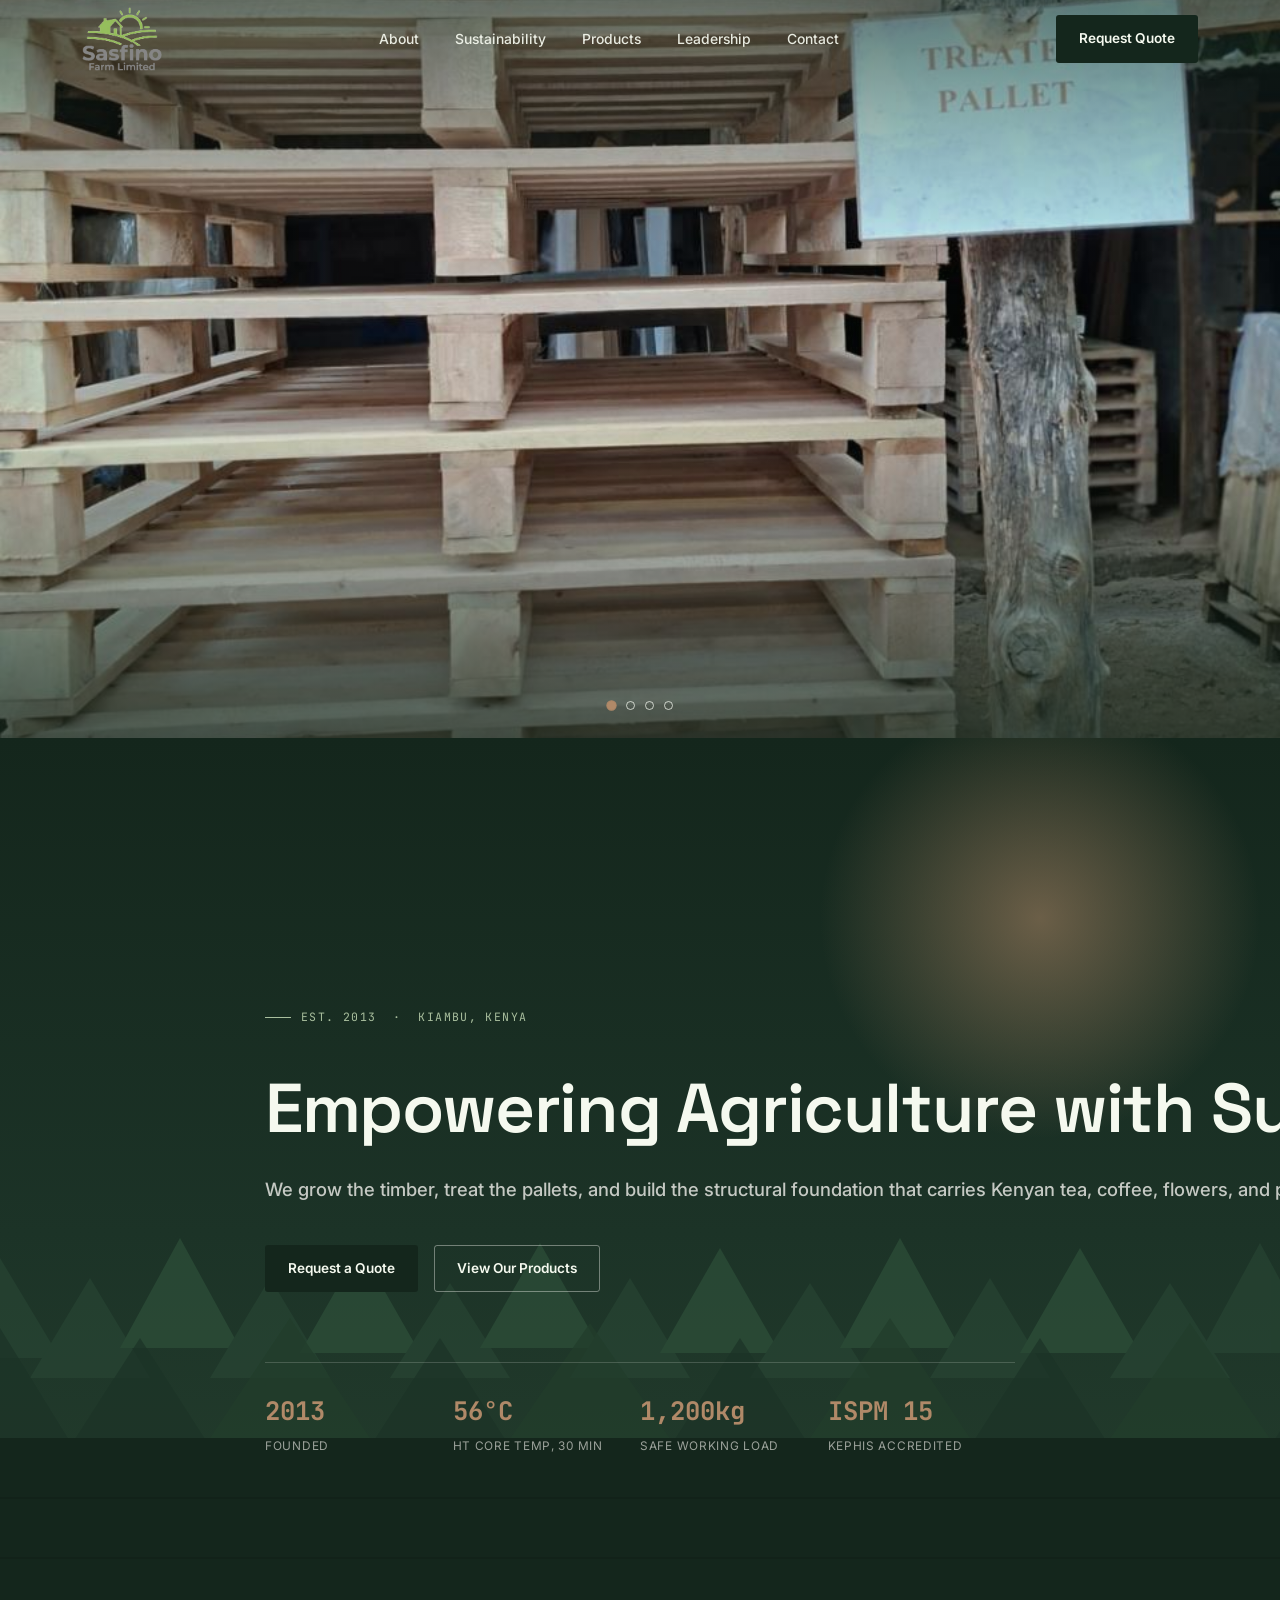
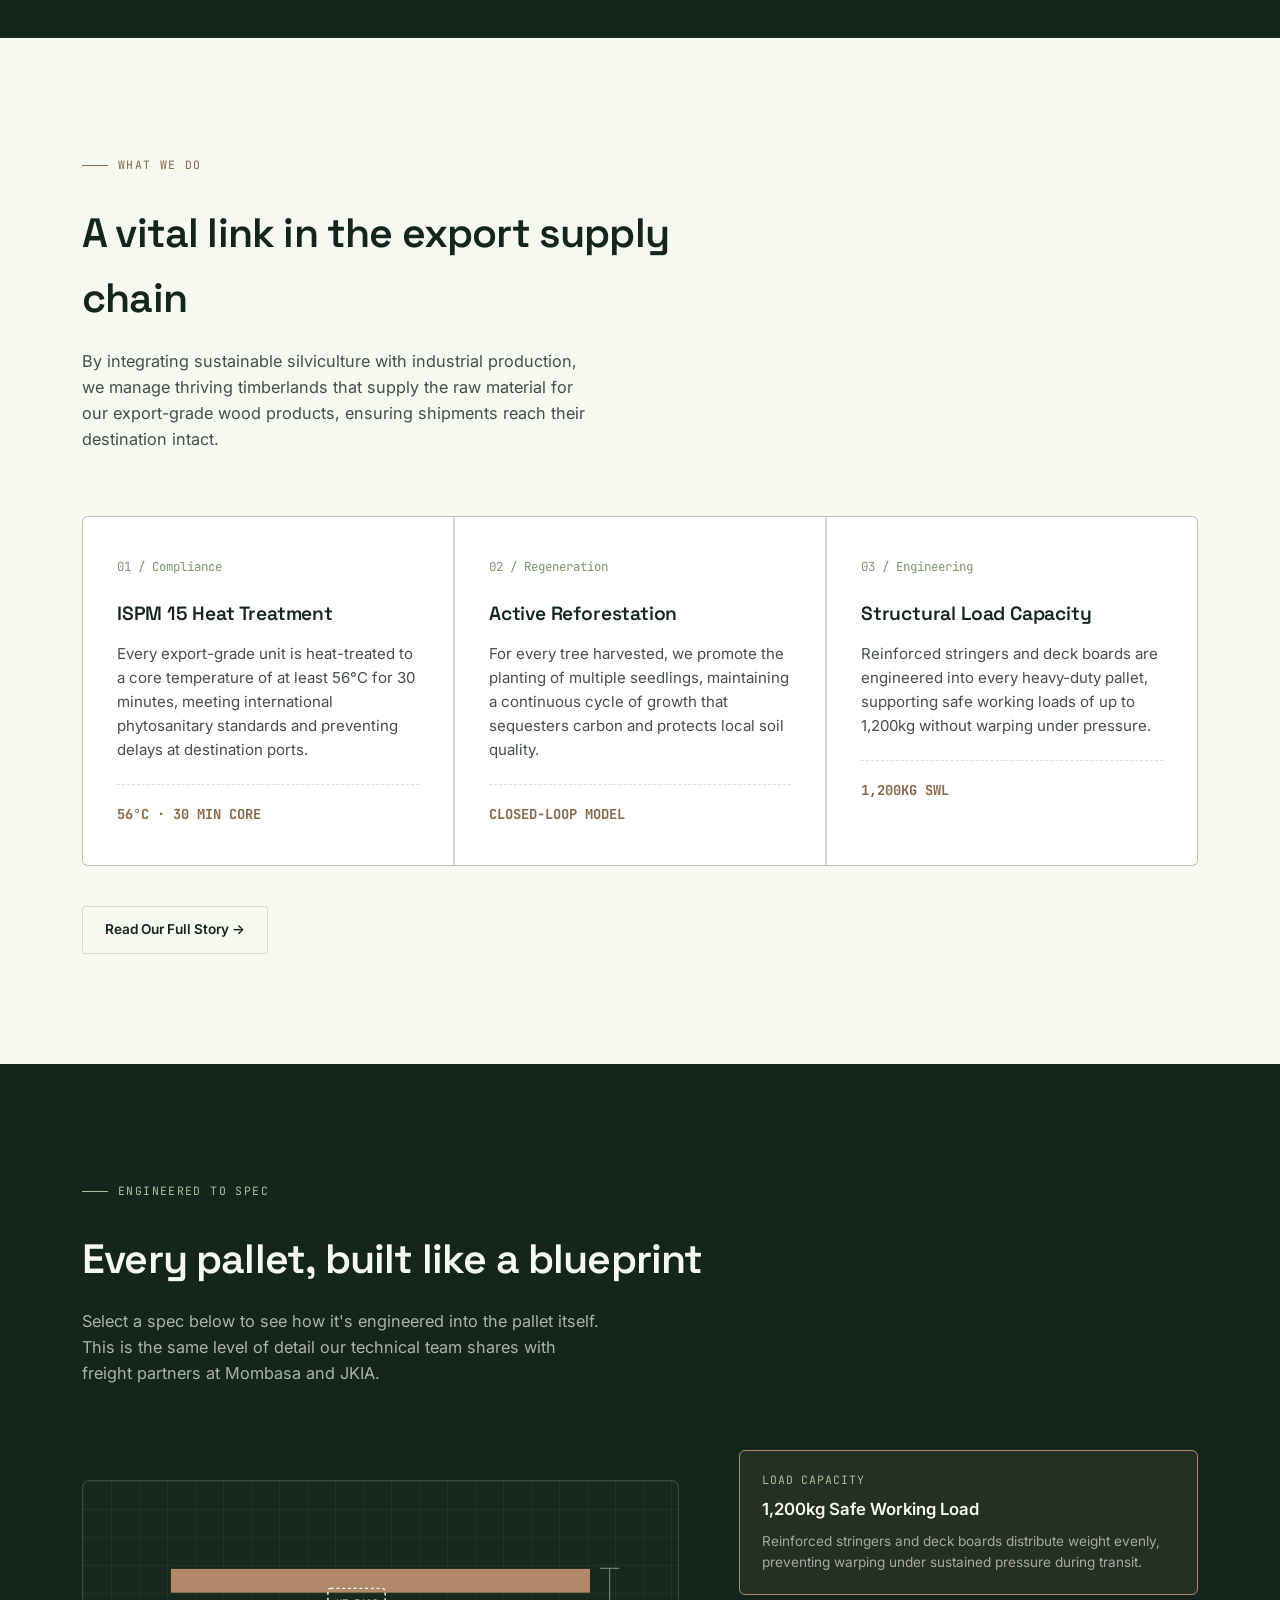
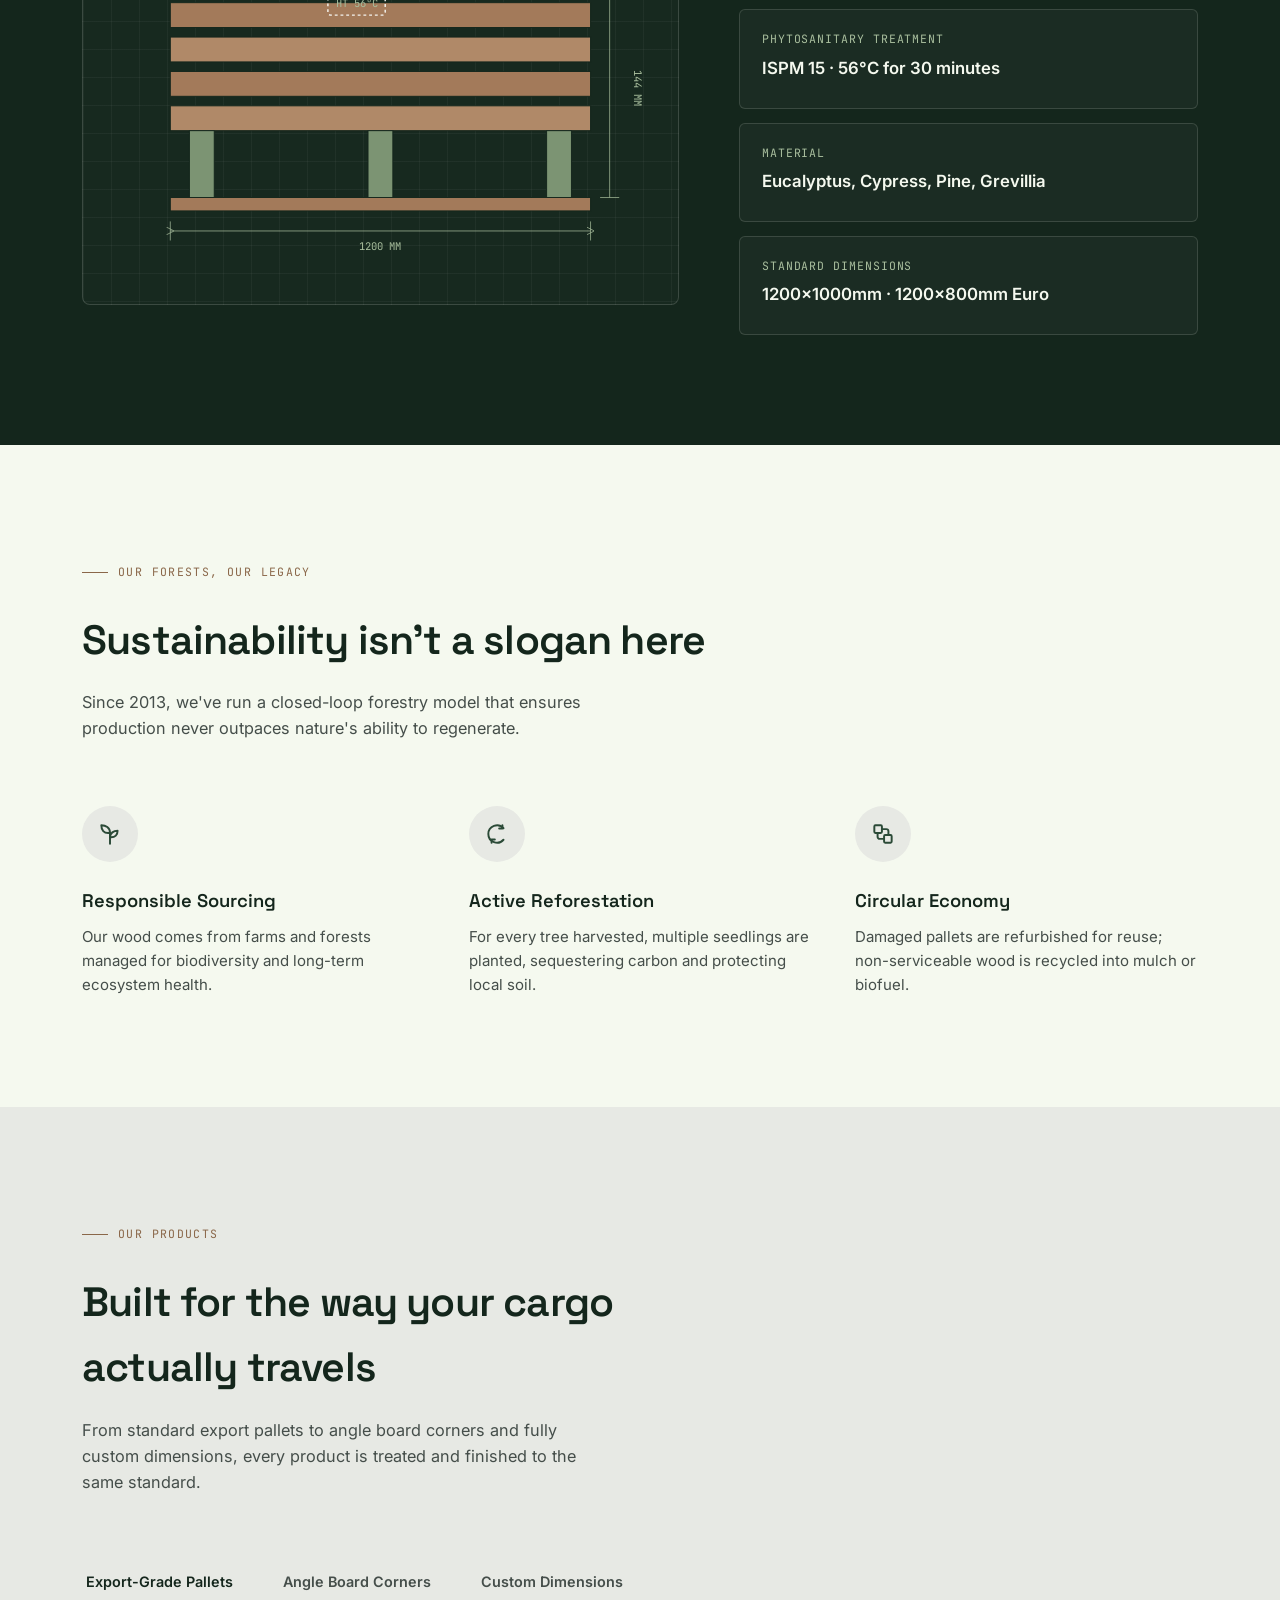
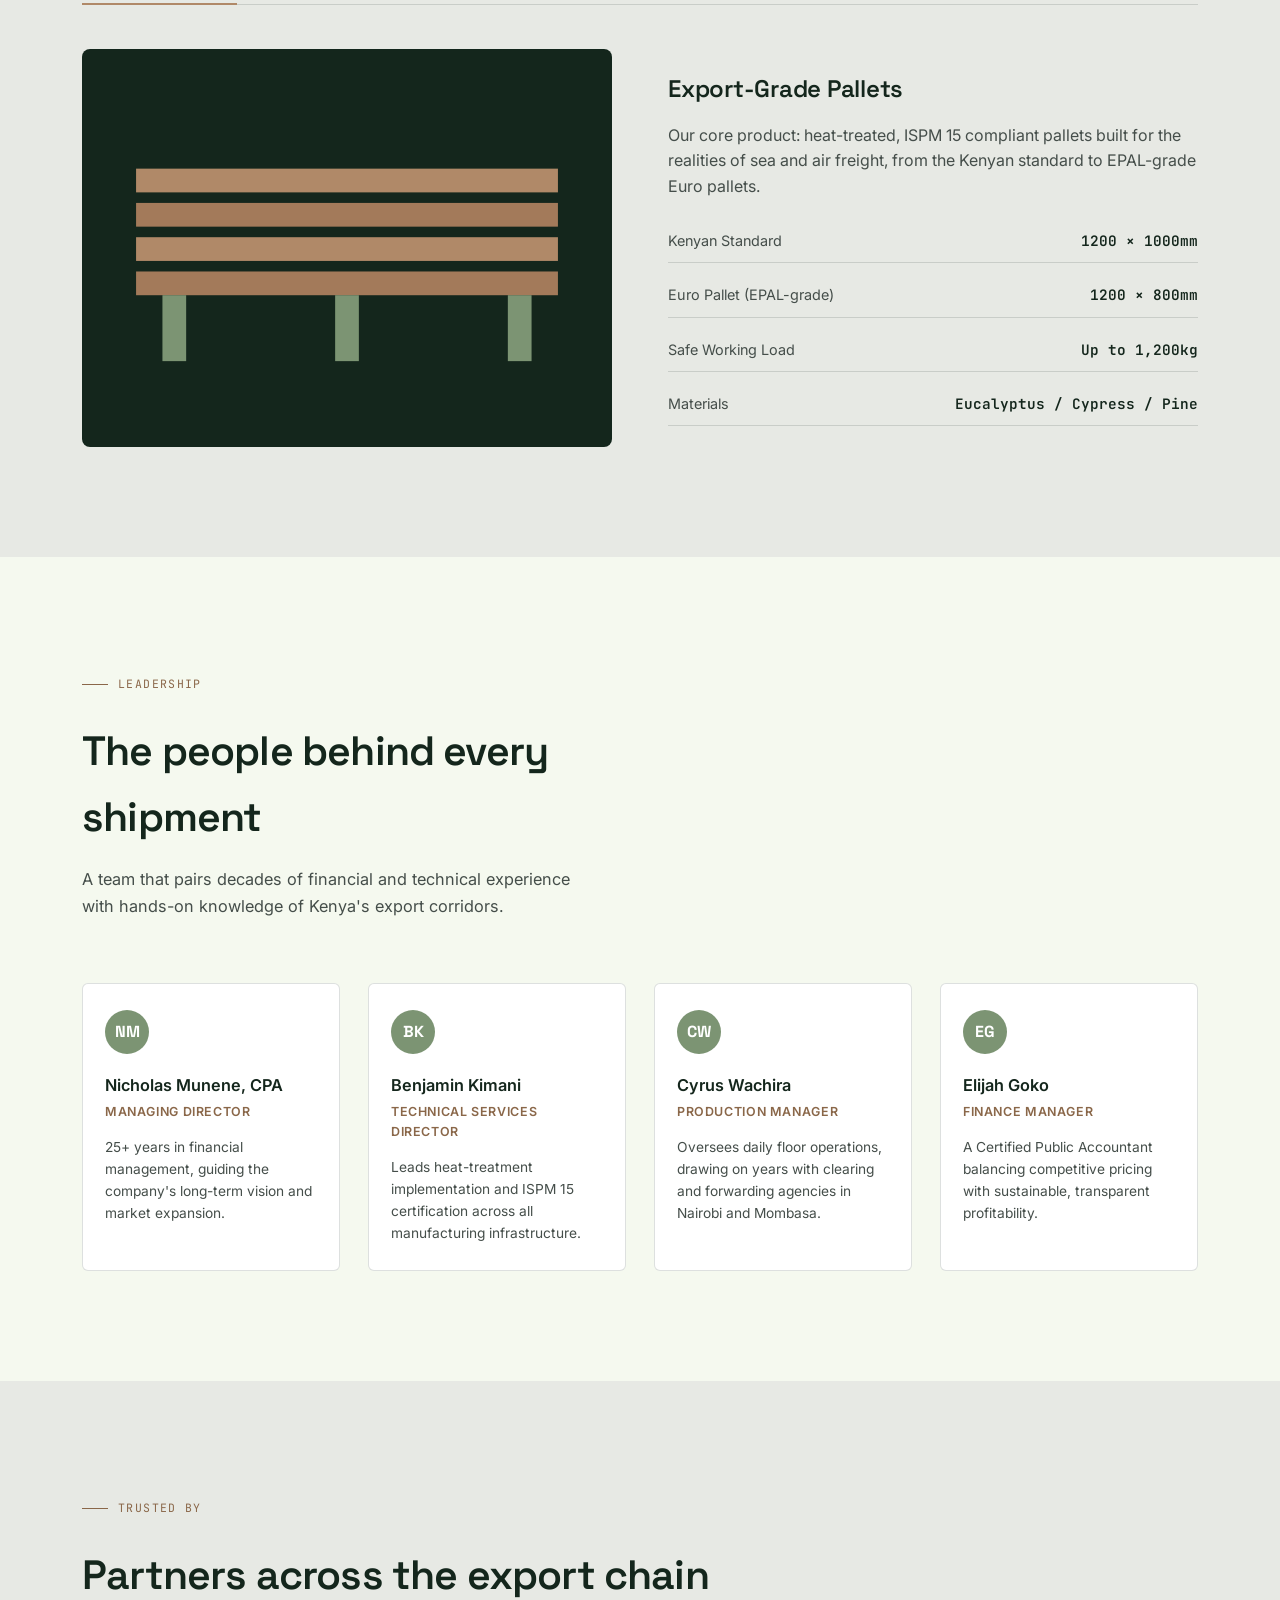
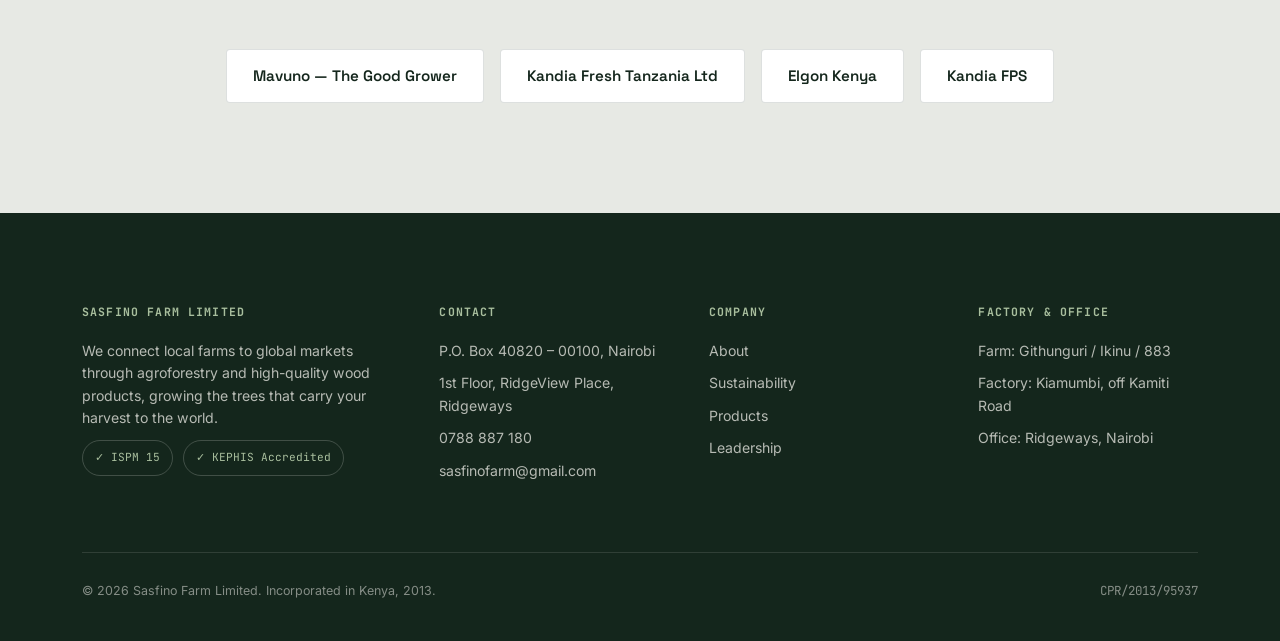
<file: index.html>
<!DOCTYPE html>
<html lang="en">
<head>
<meta charset="UTF-8">
<meta name="viewport" content="width=device-width, initial-scale=1.0">
<title>Sasfino Farm Limited — Wood Products Division</title>
<link rel="preconnect" href="https://fonts.googleapis.com">
<link rel="preconnect" href="https://fonts.gstatic.com" crossorigin>
<link href="https://fonts.googleapis.com/css2?family=Space+Grotesk:wght@400;500;600;700&family=Inter:wght@400;500;600;700&family=JetBrains+Mono:wght@400;500;700&display=swap" rel="stylesheet">
<link rel="stylesheet" href="style.css">
</head>
<body>

<header class="site-header">
  <div class="wrap">
    <div class="logo">
      <img src="sasfino_logo_2.png" alt="Sasfino Farm Limited" class="logo-img">
    </div>
    <nav class="main-nav">
      <a href="about.html">About</a>
      <a href="#sustainability">Sustainability</a>
      <a href="#products">Products</a>
      <a href="#leadership">Leadership</a>
      <a href="#contact">Contact</a>
    </nav>
    <a href="#contact" class="btn btn-primary">Request Quote</a>
  </div>
</header>

<section class="slideshow" aria-label="Sasfino Farm photo slideshow">
  <div class="slide active" style="background-image:url('slide-pallets_1.jpg')"></div>
  <div class="slide" style="background-image:url('slide-reforestation_1.jpg')"></div>
  <div class="slide" style="background-image:url('slide-kiln_1.jpg')"></div>
  <div class="slide" style="background-image:url('slide-angleboard_1.jpg')"></div>
  <div class="slideshow-overlay"></div>
  <div class="slideshow-dots">
    <button class="dot active" data-slide="0" aria-label="Show slide 1"></button>
    <button class="dot" data-slide="1" aria-label="Show slide 2"></button>
    <button class="dot" data-slide="2" aria-label="Show slide 3"></button>
    <button class="dot" data-slide="3" aria-label="Show slide 4"></button>
  </div>
</section>

<section class="hero">
  <div class="hero-illustration">
    <svg viewBox="0 0 1400 900" preserveAspectRatio="xMidYMax slice" xmlns="http://www.w3.org/2000/svg">
      <defs>
        <radialGradient id="sunGrad" cx="50%" cy="50%" r="50%">
          <stop offset="0%" stop-color="#B08968" stop-opacity="0.55"/>
          <stop offset="100%" stop-color="#B08968" stop-opacity="0"/>
        </radialGradient>
      </defs>
      <circle cx="1100" cy="180" r="220" fill="url(#sunGrad)"/>
      <g opacity="0.5">
        <path d="M0 620 L60 520 L120 620 Z" fill="#2B4A37"/>
        <path d="M90 640 L150 540 L210 640 Z" fill="#2B4A37"/>
        <path d="M180 610 L240 500 L300 610 Z" fill="#345A40"/>
        <path d="M270 640 L330 540 L390 640 Z" fill="#2B4A37"/>
        <path d="M360 615 L420 510 L480 615 Z" fill="#345A40"/>
        <path d="M450 640 L510 545 L570 640 Z" fill="#2B4A37"/>
        <path d="M540 610 L600 505 L660 610 Z" fill="#345A40"/>
        <path d="M630 640 L690 540 L750 640 Z" fill="#2B4A37"/>
        <path d="M720 615 L780 510 L840 615 Z" fill="#345A40"/>
        <path d="M810 640 L870 545 L930 640 Z" fill="#2B4A37"/>
        <path d="M900 610 L960 500 L1020 610 Z" fill="#345A40"/>
        <path d="M990 640 L1050 540 L1110 640 Z" fill="#2B4A37"/>
        <path d="M1080 615 L1140 510 L1200 615 Z" fill="#345A40"/>
        <path d="M1170 640 L1230 545 L1290 640 Z" fill="#2B4A37"/>
        <path d="M1260 615 L1320 505 L1380 615 Z" fill="#2B4A37"/>
      </g>
      <g opacity="0.75">
        <path d="M-20 720 L60 590 L140 720 Z" fill="#1c3327"/>
        <path d="M110 740 L200 600 L290 740 Z" fill="#1c3327"/>
        <path d="M260 715 L350 580 L440 715 Z" fill="#223d2b"/>
        <path d="M410 740 L500 600 L590 740 Z" fill="#1c3327"/>
        <path d="M560 715 L650 585 L740 715 Z" fill="#223d2b"/>
        <path d="M710 740 L800 600 L890 740 Z" fill="#1c3327"/>
        <path d="M860 715 L950 580 L1040 715 Z" fill="#223d2b"/>
        <path d="M1010 740 L1100 600 L1190 740 Z" fill="#1c3327"/>
        <path d="M1160 715 L1250 585 L1340 715 Z" fill="#223d2b"/>
        <path d="M1310 740 L1400 600 L1440 740 Z" fill="#1c3327"/>
      </g>
      <rect x="0" y="700" width="1400" height="200" fill="#14261C"/>
      <g stroke="#0e1d15" stroke-width="1" opacity="0.6">
        <line x1="0" y1="760" x2="1400" y2="760"/>
        <line x1="0" y1="820" x2="1400" y2="820"/>
      </g>
    </svg>
  </div>
  <div class="wrap hero-content">
    <span class="eyebrow">Est. 2013 &nbsp;·&nbsp; Kiambu, Kenya</span>
    <h1 class="reveal is-visible">Empowering Agriculture with Sustainable Logistics</h1>
    <p class="sub reveal is-visible">We grow the timber, treat the pallets, and build the structural foundation that carries Kenyan tea, coffee, flowers, and produce safely to global markets.</p>
    <div class="hero-ctas reveal is-visible">
      <a href="#contact" class="btn btn-primary">Request a Quote</a>
      <a href="#products" class="btn btn-outline">View Our Products</a>
    </div>
    <div class="stat-strip reveal is-visible">
      <div><span class="num">2013</span><span class="label">Founded</span></div>
      <div><span class="num">56°C</span><span class="label">HT Core Temp, 30 min</span></div>
      <div><span class="num">1,200kg</span><span class="label">Safe Working Load</span></div>
      <div><span class="num">ISPM 15</span><span class="label">KEPHIS Accredited</span></div>
    </div>
  </div>
</section>

<section id="about">
  <div class="wrap">
    <div class="section-head reveal">
      <span class="eyebrow">What we do</span>
      <h2>A vital link in the export supply chain</h2>
      <p>By integrating sustainable silviculture with industrial production, we manage thriving timberlands that supply the raw material for our export-grade wood products, ensuring shipments reach their destination intact.</p>
    </div>
    <div class="feature-grid">
      <div class="feature-card reveal">
        <span class="idx">01 / Compliance</span>
        <h3>ISPM 15 Heat Treatment</h3>
        <p>Every export-grade unit is heat-treated to a core temperature of at least 56°C for 30 minutes, meeting international phytosanitary standards and preventing delays at destination ports.</p>
        <div class="metric">56°C · 30 MIN CORE</div>
      </div>
      <div class="feature-card reveal">
        <span class="idx">02 / Regeneration</span>
        <h3>Active Reforestation</h3>
        <p>For every tree harvested, we promote the planting of multiple seedlings, maintaining a continuous cycle of growth that sequesters carbon and protects local soil quality.</p>
        <div class="metric">CLOSED-LOOP MODEL</div>
      </div>
      <div class="feature-card reveal">
        <span class="idx">03 / Engineering</span>
        <h3>Structural Load Capacity</h3>
        <p>Reinforced stringers and deck boards are engineered into every heavy-duty pallet, supporting safe working loads of up to 1,200kg without warping under pressure.</p>
        <div class="metric">1,200KG SWL</div>
      </div>
    </div>
    <div class="reveal" style="margin-top:40px;">
      <a href="about.html" class="btn btn-ghost">Read Our Full Story →</a>
    </div>
  </div>
</section>

<section class="blueprint-section" id="specs">
  <div class="wrap">
    <div class="section-head reveal">
      <span class="eyebrow">Engineered to spec</span>
      <h2>Every pallet, built like a blueprint</h2>
      <p>Select a spec below to see how it's engineered into the pallet itself. This is the same level of detail our technical team shares with freight partners at Mombasa and JKIA.</p>
    </div>
    <div class="blueprint-wrap">
      <div class="blueprint-canvas reveal">
        <svg viewBox="0 0 560 380" xmlns="http://www.w3.org/2000/svg">
          <!-- Deck boards -->
          <g id="deck-boards">
            <rect x="60" y="60" width="440" height="26" fill="#B08968" stroke="#14261C" stroke-width="1"/>
            <rect x="60" y="96" width="440" height="26" fill="#a37a5a" stroke="#14261C" stroke-width="1"/>
            <rect x="60" y="132" width="440" height="26" fill="#B08968" stroke="#14261C" stroke-width="1"/>
            <rect x="60" y="168" width="440" height="26" fill="#a37a5a" stroke="#14261C" stroke-width="1"/>
            <rect x="60" y="204" width="440" height="26" fill="#B08968" stroke="#14261C" stroke-width="1"/>
          </g>
          <!-- Stringers -->
          <rect id="stringer-1" class="hotspot" x="80" y="230" width="26" height="70" fill="#7C9473" stroke="#14261C" stroke-width="1"/>
          <rect id="stringer-2" class="hotspot" x="267" y="230" width="26" height="70" fill="#7C9473" stroke="#14261C" stroke-width="1"/>
          <rect id="stringer-3" class="hotspot" x="454" y="230" width="26" height="70" fill="#7C9473" stroke="#14261C" stroke-width="1"/>
          <!-- Bottom boards -->
          <rect x="60" y="300" width="440" height="14" fill="#a37a5a" stroke="#14261C" stroke-width="1"/>

          <!-- HT stamp hotspot -->
          <g id="ht-stamp" class="hotspot" transform="translate(255,95)">
            <rect x="-30" y="-14" width="60" height="28" rx="3" fill="none" stroke="#F5F4EF" stroke-width="1.5" stroke-dasharray="3 3"/>
            <text x="0" y="5" text-anchor="middle" class="dim-text" font-size="10" fill="#F5F4EF">HT 56°C</text>
          </g>

          <!-- Width dimension -->
          <line class="dim-line" x1="60" y1="335" x2="500" y2="335" marker-start="url(#arrow)" marker-end="url(#arrow)"/>
          <line class="dim-line" x1="60" y1="325" x2="60" y2="345"/>
          <line class="dim-line" x1="500" y1="325" x2="500" y2="345"/>
          <text x="280" y="355" text-anchor="middle" class="dim-text">1200 MM</text>

          <!-- Height dimension -->
          <line class="dim-line" x1="520" y1="60" x2="520" y2="300"/>
          <line class="dim-line" x1="510" y1="60" x2="530" y2="60"/>
          <line class="dim-line" x1="510" y1="300" x2="530" y2="300"/>
          <text x="545" y="185" text-anchor="middle" class="dim-text" transform="rotate(90 545 185)">144 MM</text>

          <defs>
            <marker id="arrow" markerWidth="8" markerHeight="8" refX="4" refY="4" orient="auto">
              <path d="M0,0 L8,4 L0,8" fill="none" stroke="#A9BF9E" stroke-width="1"/>
            </marker>
          </defs>
        </svg>
      </div>
      <div class="spec-panel reveal">
        <div class="spec-item active" data-target="stringer-1 stringer-2 stringer-3">
          <div class="spec-label">Load Capacity</div>
          <div class="spec-value">1,200kg Safe Working Load</div>
          <div class="spec-detail">Reinforced stringers and deck boards distribute weight evenly, preventing warping under sustained pressure during transit.</div>
        </div>
        <div class="spec-item" data-target="ht-stamp">
          <div class="spec-label">Phytosanitary Treatment</div>
          <div class="spec-value">ISPM 15 · 56°C for 30 minutes</div>
          <div class="spec-detail">Heat treatment eliminates pests and satisfies the phytosanitary requirements demanded by every major destination port.</div>
        </div>
        <div class="spec-item" data-target="deck-boards">
          <div class="spec-label">Material</div>
          <div class="spec-value">Eucalyptus, Cypress, Pine, Grevillia</div>
          <div class="spec-detail">Durable hardwoods for heavy-duty loads; premium softwoods for lightweight, cost-effective air freight.</div>
        </div>
        <div class="spec-item" data-target="none">
          <div class="spec-label">Standard Dimensions</div>
          <div class="spec-value">1200×1000mm · 1200×800mm Euro</div>
          <div class="spec-detail">The Kenyan standard suits fruit, vegetable, tea, and coffee shipments; Euro pallets meet EPAL-grade specification for European buyers.</div>
        </div>
      </div>
    </div>
  </div>
</section>

<section id="sustainability">
  <div class="wrap">
    <div class="section-head reveal">
      <span class="eyebrow">Our forests, our legacy</span>
      <h2>Sustainability isn't a slogan here</h2>
      <p>Since 2013, we've run a closed-loop forestry model that ensures production never outpaces nature's ability to regenerate.</p>
    </div>
    <div class="sustain-grid">
      <div class="sustain-item reveal">
        <div class="icon-wrap">
          <svg viewBox="0 0 24 24" fill="none" xmlns="http://www.w3.org/2000/svg">
            <path d="M12 21V11" stroke="#2B4A37" stroke-width="1.8" stroke-linecap="round"/>
            <path d="M12 11C12 6 8 4 4 4C4 8 6 12 12 11Z" stroke="#2B4A37" stroke-width="1.8" stroke-linejoin="round"/>
            <path d="M12 15C12 11 15.5 9 19 9C19 12.5 17 15.5 12 15Z" stroke="#2B4A37" stroke-width="1.8" stroke-linejoin="round"/>
          </svg>
        </div>
        <h3>Responsible Sourcing</h3>
        <p>Our wood comes from farms and forests managed for biodiversity and long-term ecosystem health.</p>
      </div>
      <div class="sustain-item reveal">
        <div class="icon-wrap">
          <svg viewBox="0 0 24 24" fill="none" xmlns="http://www.w3.org/2000/svg">
            <path d="M4 12a8 8 0 0 1 14-5.3M4 12a8 8 0 0 0 14 5.3" stroke="#2B4A37" stroke-width="1.8" stroke-linecap="round"/>
            <path d="M17 4v3h-3M7 20v-3h3" stroke="#2B4A37" stroke-width="1.8" stroke-linecap="round" stroke-linejoin="round"/>
          </svg>
        </div>
        <h3>Active Reforestation</h3>
        <p>For every tree harvested, multiple seedlings are planted, sequestering carbon and protecting local soil.</p>
      </div>
      <div class="sustain-item reveal">
        <div class="icon-wrap">
          <svg viewBox="0 0 24 24" fill="none" xmlns="http://www.w3.org/2000/svg">
            <rect x="4" y="4" width="7" height="7" rx="1" stroke="#2B4A37" stroke-width="1.8"/>
            <rect x="13" y="13" width="7" height="7" rx="1" stroke="#2B4A37" stroke-width="1.8"/>
            <path d="M11 7.5h4a2 2 0 0 1 2 2V13M13 16.5H9a2 2 0 0 1-2-2V11" stroke="#2B4A37" stroke-width="1.8" stroke-linecap="round"/>
          </svg>
        </div>
        <h3>Circular Economy</h3>
        <p>Damaged pallets are refurbished for reuse; non-serviceable wood is recycled into mulch or biofuel.</p>
      </div>
    </div>
  </div>
</section>

<section id="products" style="background:var(--slate-light);">
  <div class="wrap">
    <div class="section-head reveal">
      <span class="eyebrow">Our products</span>
      <h2>Built for the way your cargo actually travels</h2>
      <p>From standard export pallets to angle board corners and fully custom dimensions, every product is treated and finished to the same standard.</p>
    </div>
    <div class="product-tabs reveal">
      <button class="tab-btn active" data-tab="pallets">Export-Grade Pallets</button>
      <button class="tab-btn" data-tab="angle">Angle Board Corners</button>
      <button class="tab-btn" data-tab="custom">Custom Dimensions</button>
    </div>

    <div class="product-panel active" data-panel="pallets">
      <div class="product-visual">
        <svg viewBox="0 0 400 300" xmlns="http://www.w3.org/2000/svg">
          <rect width="400" height="300" fill="#14261C"/>
          <g transform="translate(40,90)">
            <rect x="0" y="0" width="320" height="18" fill="#B08968"/>
            <rect x="0" y="26" width="320" height="18" fill="#a37a5a"/>
            <rect x="0" y="52" width="320" height="18" fill="#B08968"/>
            <rect x="0" y="78" width="320" height="18" fill="#a37a5a"/>
            <rect x="20" y="96" width="18" height="50" fill="#7C9473"/>
            <rect x="151" y="96" width="18" height="50" fill="#7C9473"/>
            <rect x="282" y="96" width="18" height="50" fill="#7C9473"/>
          </g>
        </svg>
      </div>
      <div class="product-copy">
        <h3>Export-Grade Pallets</h3>
        <p>Our core product: heat-treated, ISPM 15 compliant pallets built for the realities of sea and air freight, from the Kenyan standard to EPAL-grade Euro pallets.</p>
        <ul class="spec-list">
          <li><span>Kenyan Standard</span><span>1200 × 1000mm</span></li>
          <li><span>Euro Pallet (EPAL-grade)</span><span>1200 × 800mm</span></li>
          <li><span>Safe Working Load</span><span>Up to 1,200kg</span></li>
          <li><span>Materials</span><span>Eucalyptus / Cypress / Pine</span></li>
        </ul>
      </div>
    </div>

    <div class="product-panel" data-panel="angle">
      <div class="product-visual">
        <svg viewBox="0 0 400 300" xmlns="http://www.w3.org/2000/svg">
          <rect width="400" height="300" fill="#14261C"/>
          <g transform="translate(150,50) rotate(8)">
            <rect x="0" y="0" width="14" height="200" fill="#B08968"/>
            <rect x="0" y="0" width="40" height="14" fill="#a37a5a"/>
          </g>
          <g transform="translate(200,50) rotate(8)">
            <rect x="0" y="0" width="14" height="200" fill="#B08968"/>
            <rect x="0" y="0" width="40" height="14" fill="#a37a5a"/>
          </g>
        </svg>
      </div>
      <div class="product-copy">
        <h3>Angle Board Corners</h3>
        <p>Reinforcement strips that protect pallet edges and cargo corners during transit, sized specifically for sea versus air freight.</p>
        <ul class="spec-list">
          <li><span>Sea freight length</span><span>2400mm</span></li>
          <li><span>Air freight length</span><span>1600mm / 1000mm</span></li>
          <li><span>Function</span><span>Edge & corner reinforcement</span></li>
        </ul>
      </div>
    </div>

    <div class="product-panel" data-panel="custom">
      <div class="product-visual">
        <svg viewBox="0 0 400 300" xmlns="http://www.w3.org/2000/svg">
          <rect width="400" height="300" fill="#14261C"/>
          <rect x="60" y="70" width="120" height="90" fill="none" stroke="#A9BF9E" stroke-width="1.5" stroke-dasharray="4 4"/>
          <rect x="220" y="100" width="150" height="60" fill="none" stroke="#A9BF9E" stroke-width="1.5" stroke-dasharray="4 4"/>
          <text x="120" y="185" text-anchor="middle" font-family="JetBrains Mono" font-size="11" fill="#A9BF9E">? × ?</text>
          <text x="295" y="175" text-anchor="middle" font-family="JetBrains Mono" font-size="11" fill="#A9BF9E">? × ?</text>
        </svg>
      </div>
      <div class="product-copy">
        <h3>Custom Dimensions</h3>
        <p>Where a client's cargo doesn't fit a standard footprint, our production team builds to the exact dimensions the shipment requires.</p>
        <ul class="spec-list">
          <li><span>Sizing</span><span>Client-specified</span></li>
          <li><span>Treatment</span><span>ISPM 15 on request</span></li>
          <li><span>Lead time</span><span>Discussed at quoting</span></li>
        </ul>
      </div>
    </div>
  </div>
</section>

<section id="leadership">
  <div class="wrap">
    <div class="section-head reveal">
      <span class="eyebrow">Leadership</span>
      <h2>The people behind every shipment</h2>
      <p>A team that pairs decades of financial and technical experience with hands-on knowledge of Kenya's export corridors.</p>
    </div>
    <div class="leader-grid">
      <div class="leader-card reveal">
        <div class="avatar">NM</div>
        <h4>Nicholas Munene, CPA</h4>
        <div class="role">Managing Director</div>
        <p>25+ years in financial management, guiding the company's long-term vision and market expansion.</p>
      </div>
      <div class="leader-card reveal">
        <div class="avatar">BK</div>
        <h4>Benjamin Kimani</h4>
        <div class="role">Technical Services Director</div>
        <p>Leads heat-treatment implementation and ISPM 15 certification across all manufacturing infrastructure.</p>
      </div>
      <div class="leader-card reveal">
        <div class="avatar">CW</div>
        <h4>Cyrus Wachira</h4>
        <div class="role">Production Manager</div>
        <p>Oversees daily floor operations, drawing on years with clearing and forwarding agencies in Nairobi and Mombasa.</p>
      </div>
      <div class="leader-card reveal">
        <div class="avatar">EG</div>
        <h4>Elijah Goko</h4>
        <div class="role">Finance Manager</div>
        <p>A Certified Public Accountant balancing competitive pricing with sustainable, transparent profitability.</p>
      </div>
    </div>
  </div>
</section>

<section class="partners-section">
  <div class="wrap">
    <div class="section-head reveal" style="margin-bottom:40px;">
      <span class="eyebrow">Trusted by</span>
      <h2>Partners across the export chain</h2>
    </div>
    <div class="partner-row reveal">
      <div class="partner-chip">Mavuno — The Good Grower</div>
      <div class="partner-chip">Kandia Fresh Tanzania Ltd</div>
      <div class="partner-chip">Elgon Kenya</div>
      <div class="partner-chip">Kandia FPS</div>
    </div>
  </div>
</section>

<footer id="contact">
  <div class="wrap">
    <div class="footer-grid">
      <div>
        <h5>Sasfino Farm Limited</h5>
        <p style="max-width:32ch; color:rgba(245,244,239,0.72);">We connect local farms to global markets through agroforestry and high-quality wood products, growing the trees that carry your harvest to the world.</p>
        <div class="cert-badges">
          <span class="cert-badge">✓ ISPM 15</span>
          <span class="cert-badge">✓ KEPHIS Accredited</span>
        </div>
      </div>
      <div>
        <h5>Contact</h5>
        <p>P.O. Box 40820 – 00100, Nairobi</p>
        <p>1st Floor, RidgeView Place, Ridgeways</p>
        <a href="tel:+254788887180">0788 887 180</a>
        <a href="mailto:sasfinofarm@gmail.com">sasfinofarm@gmail.com</a>
      </div>
      <div>
        <h5>Company</h5>
        <a href="about.html">About</a>
        <a href="#sustainability">Sustainability</a>
        <a href="#products">Products</a>
        <a href="#leadership">Leadership</a>
      </div>
      <div>
        <h5>Factory & Office</h5>
        <p>Farm: Githunguri / Ikinu / 883</p>
        <p>Factory: Kiamumbi, off Kamiti Road</p>
        <p>Office: Ridgeways, Nairobi</p>
      </div>
    </div>
    <div class="footer-bottom">
      <span>© 2026 Sasfino Farm Limited. Incorporated in Kenya, 2013.</span>
      <span class="mono">CPR/2013/95937</span>
    </div>
  </div>
</footer>

<script src="script.js"></script>

</body>
</html>
</file>
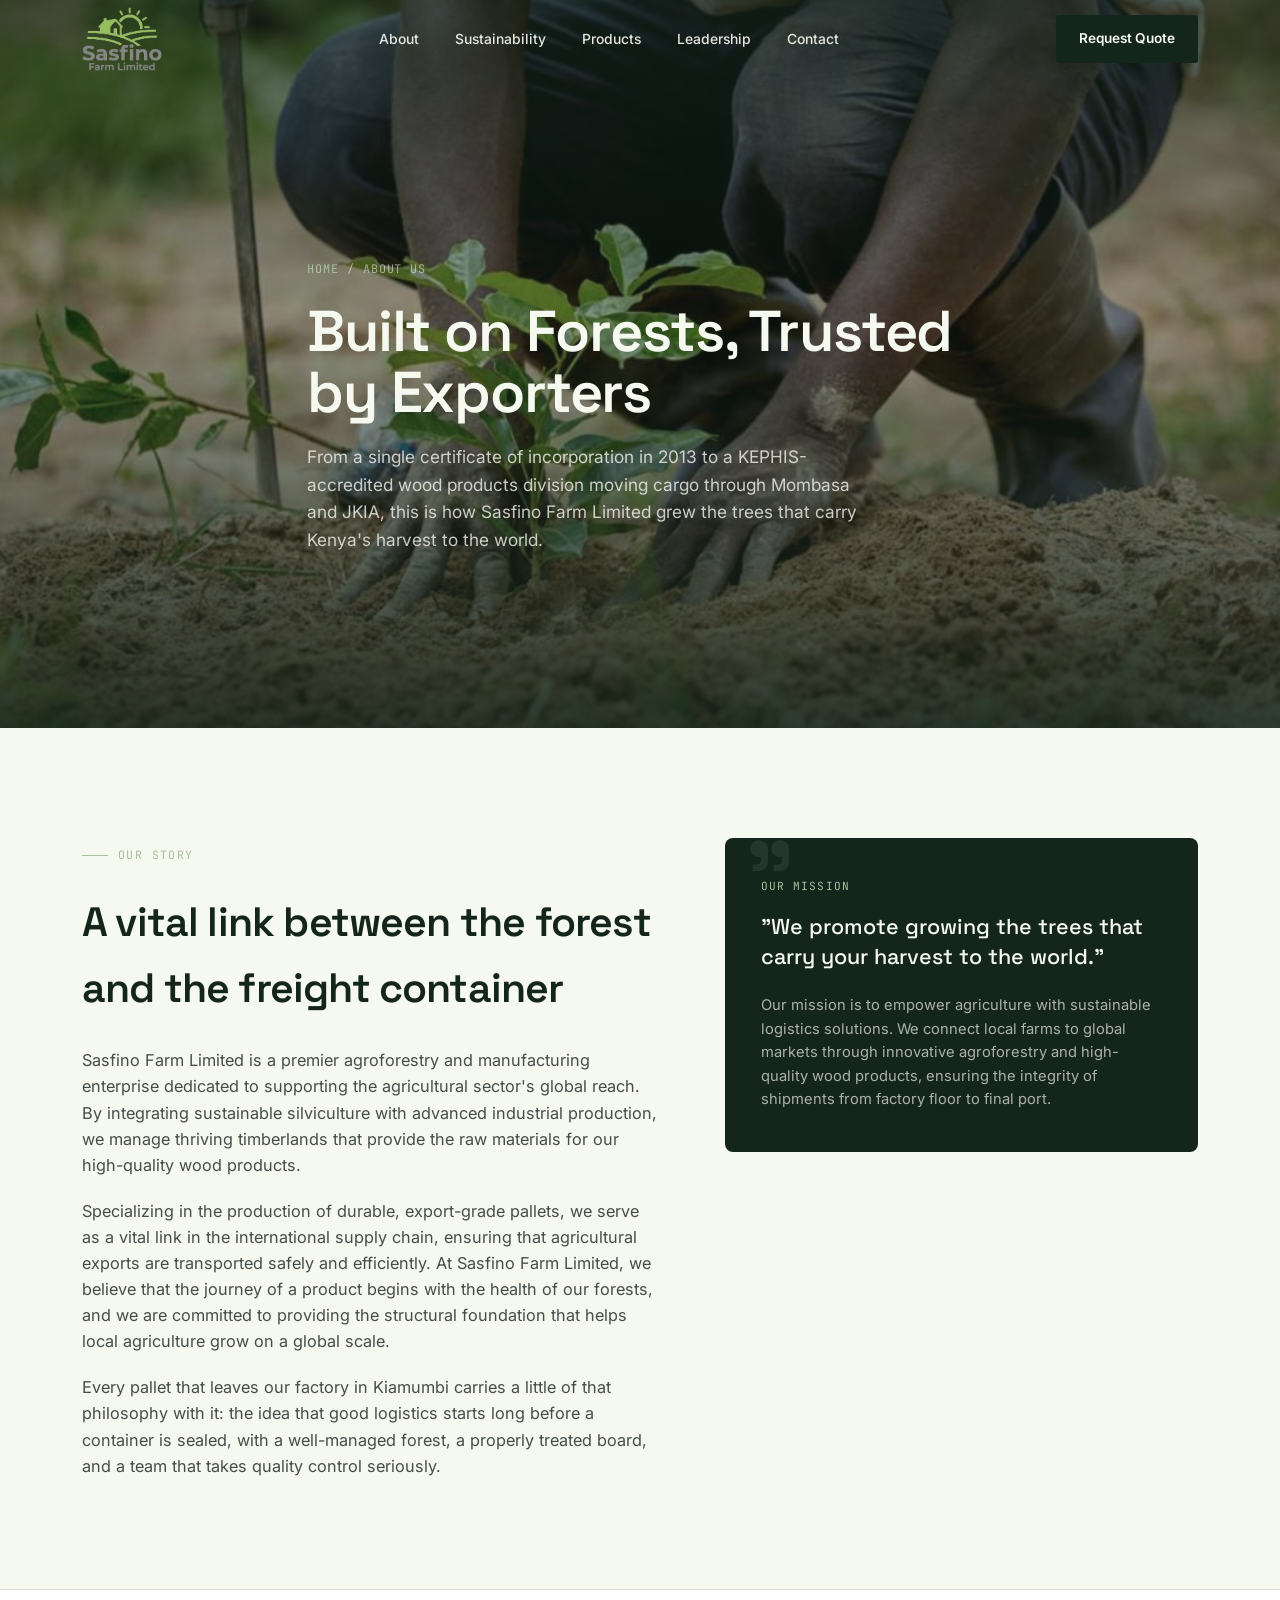
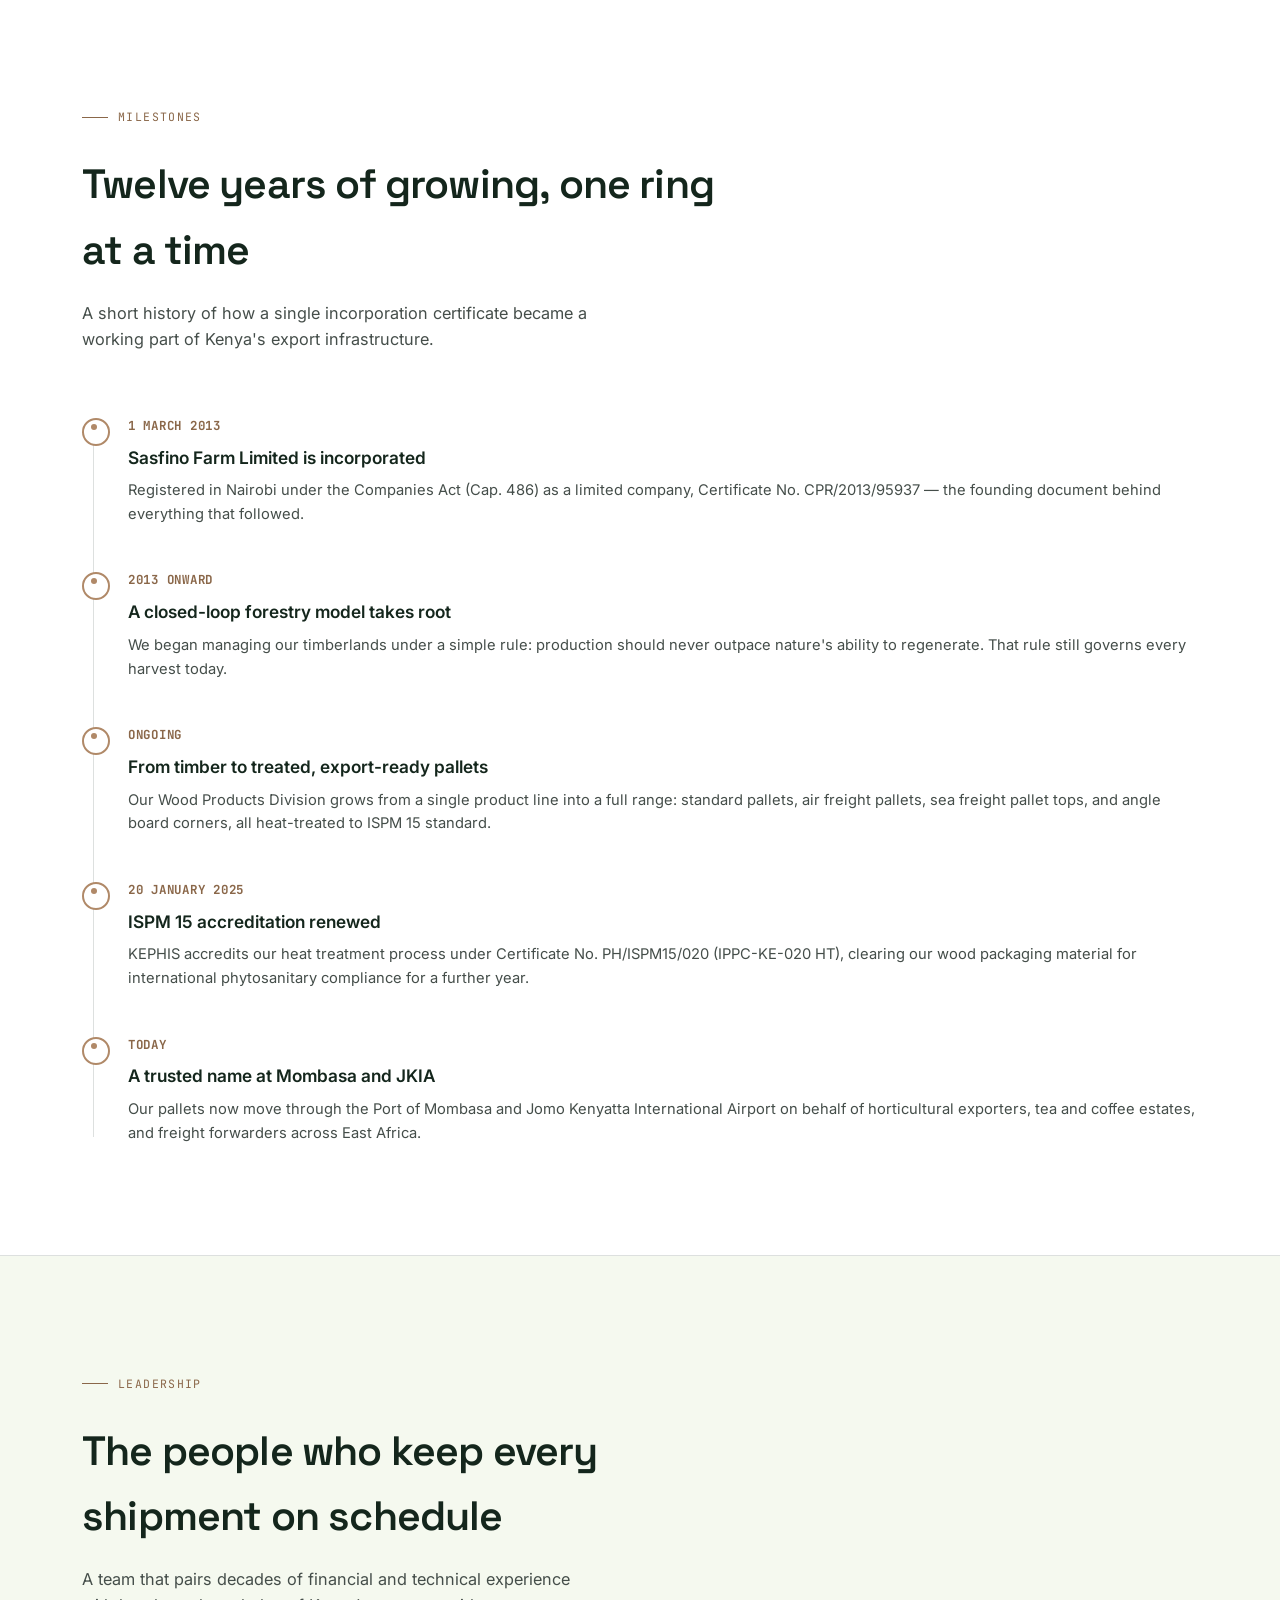
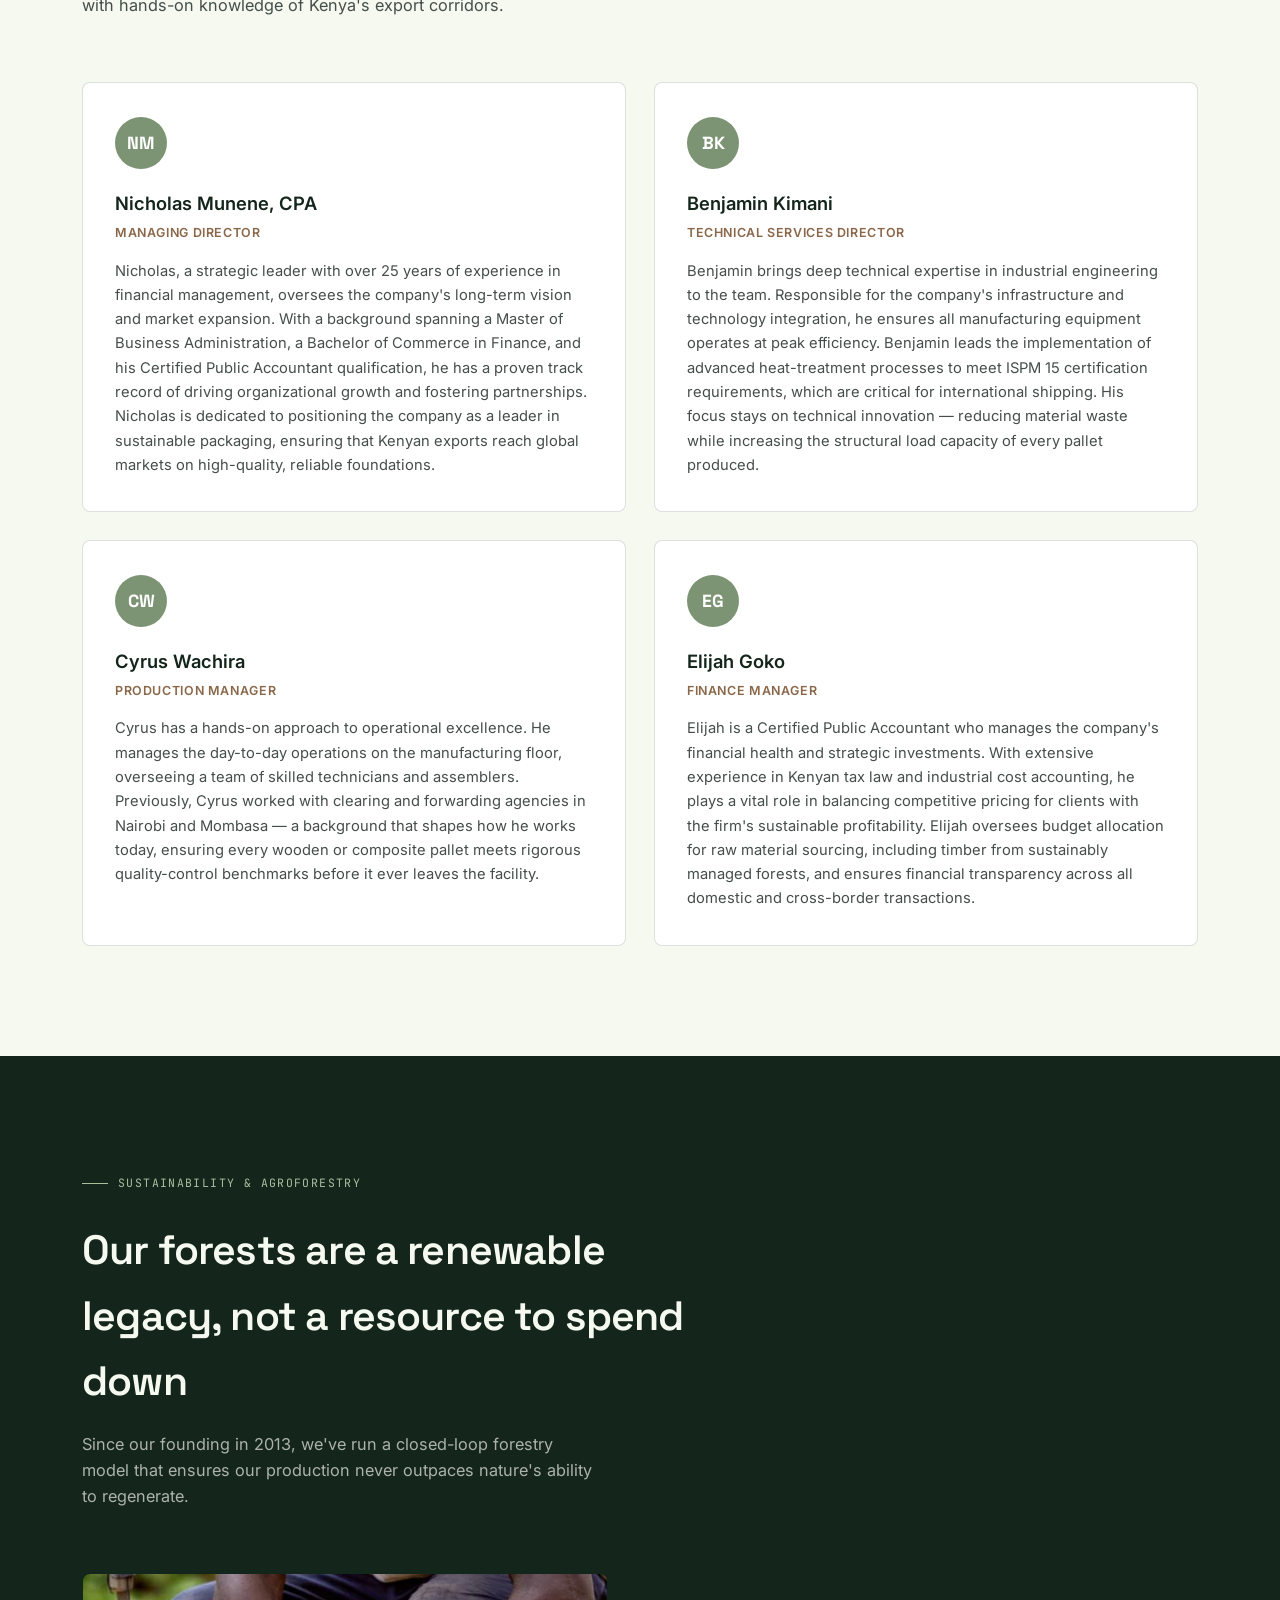
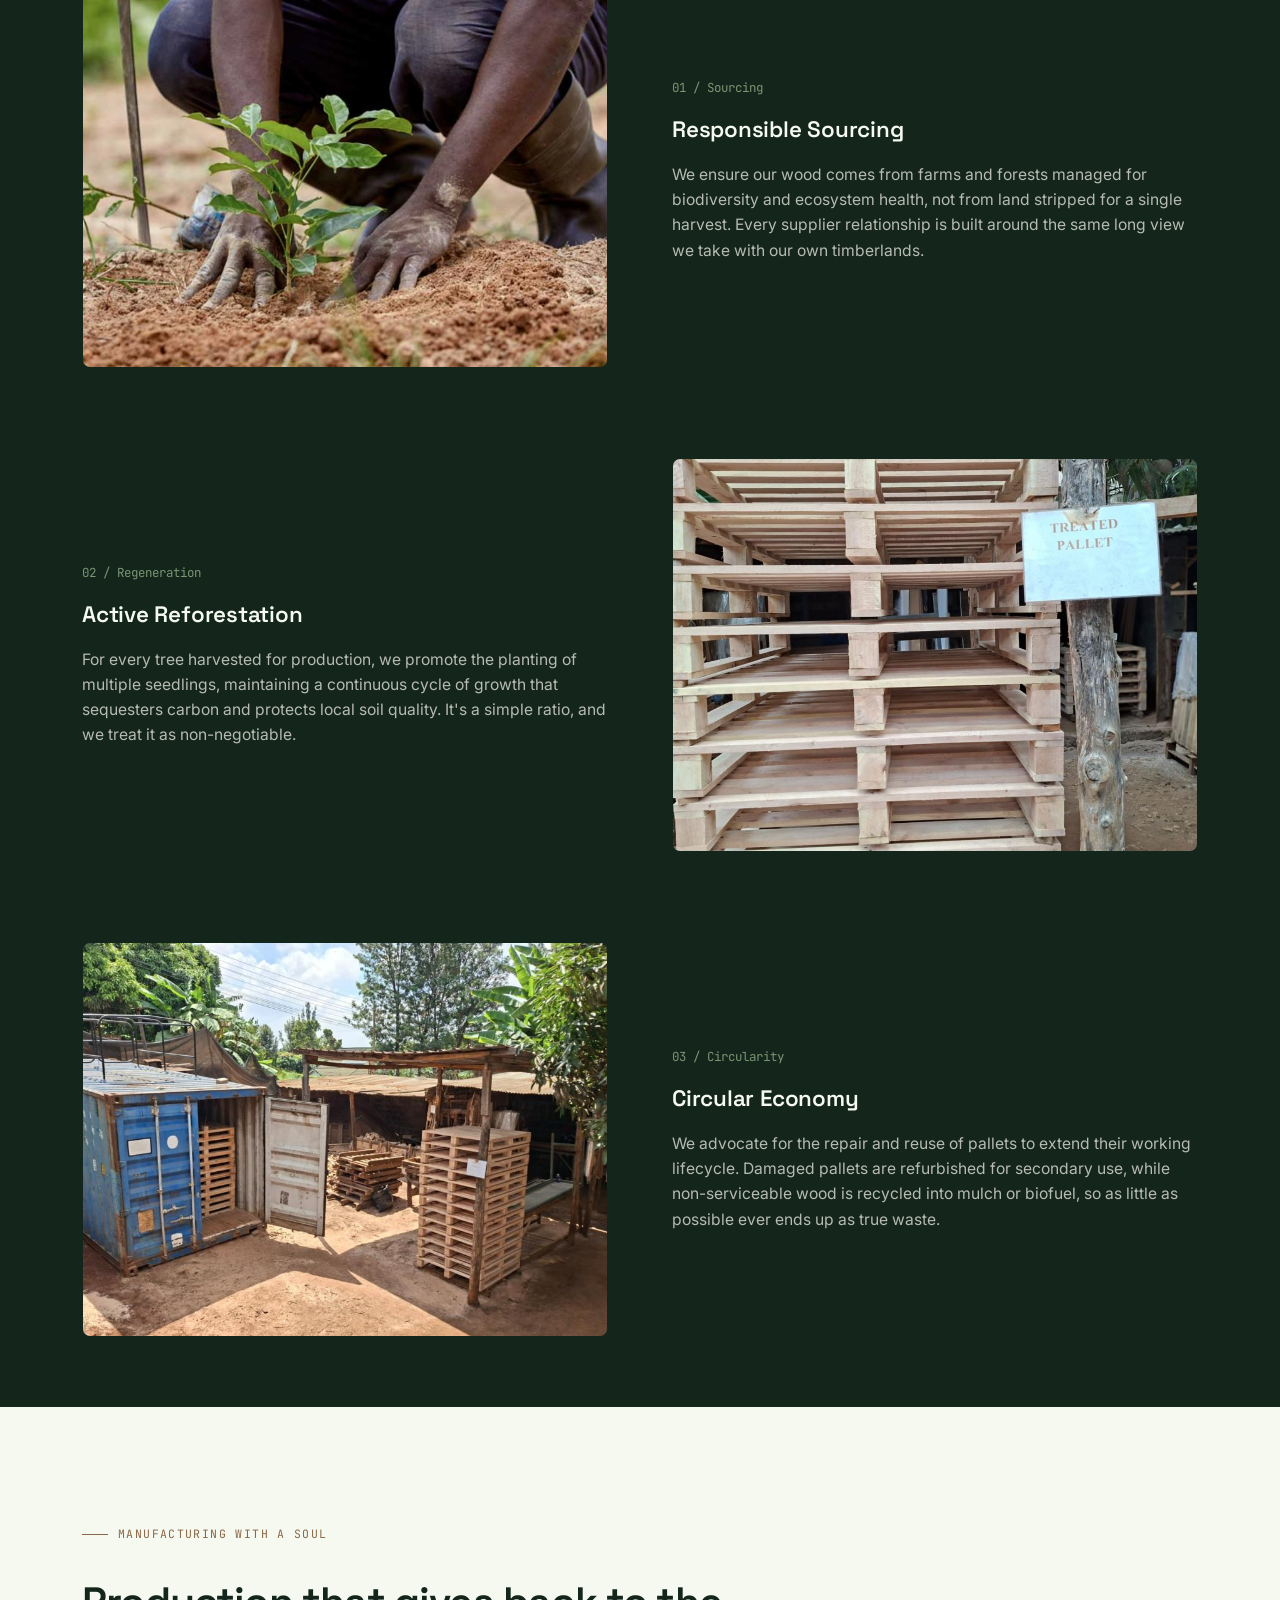
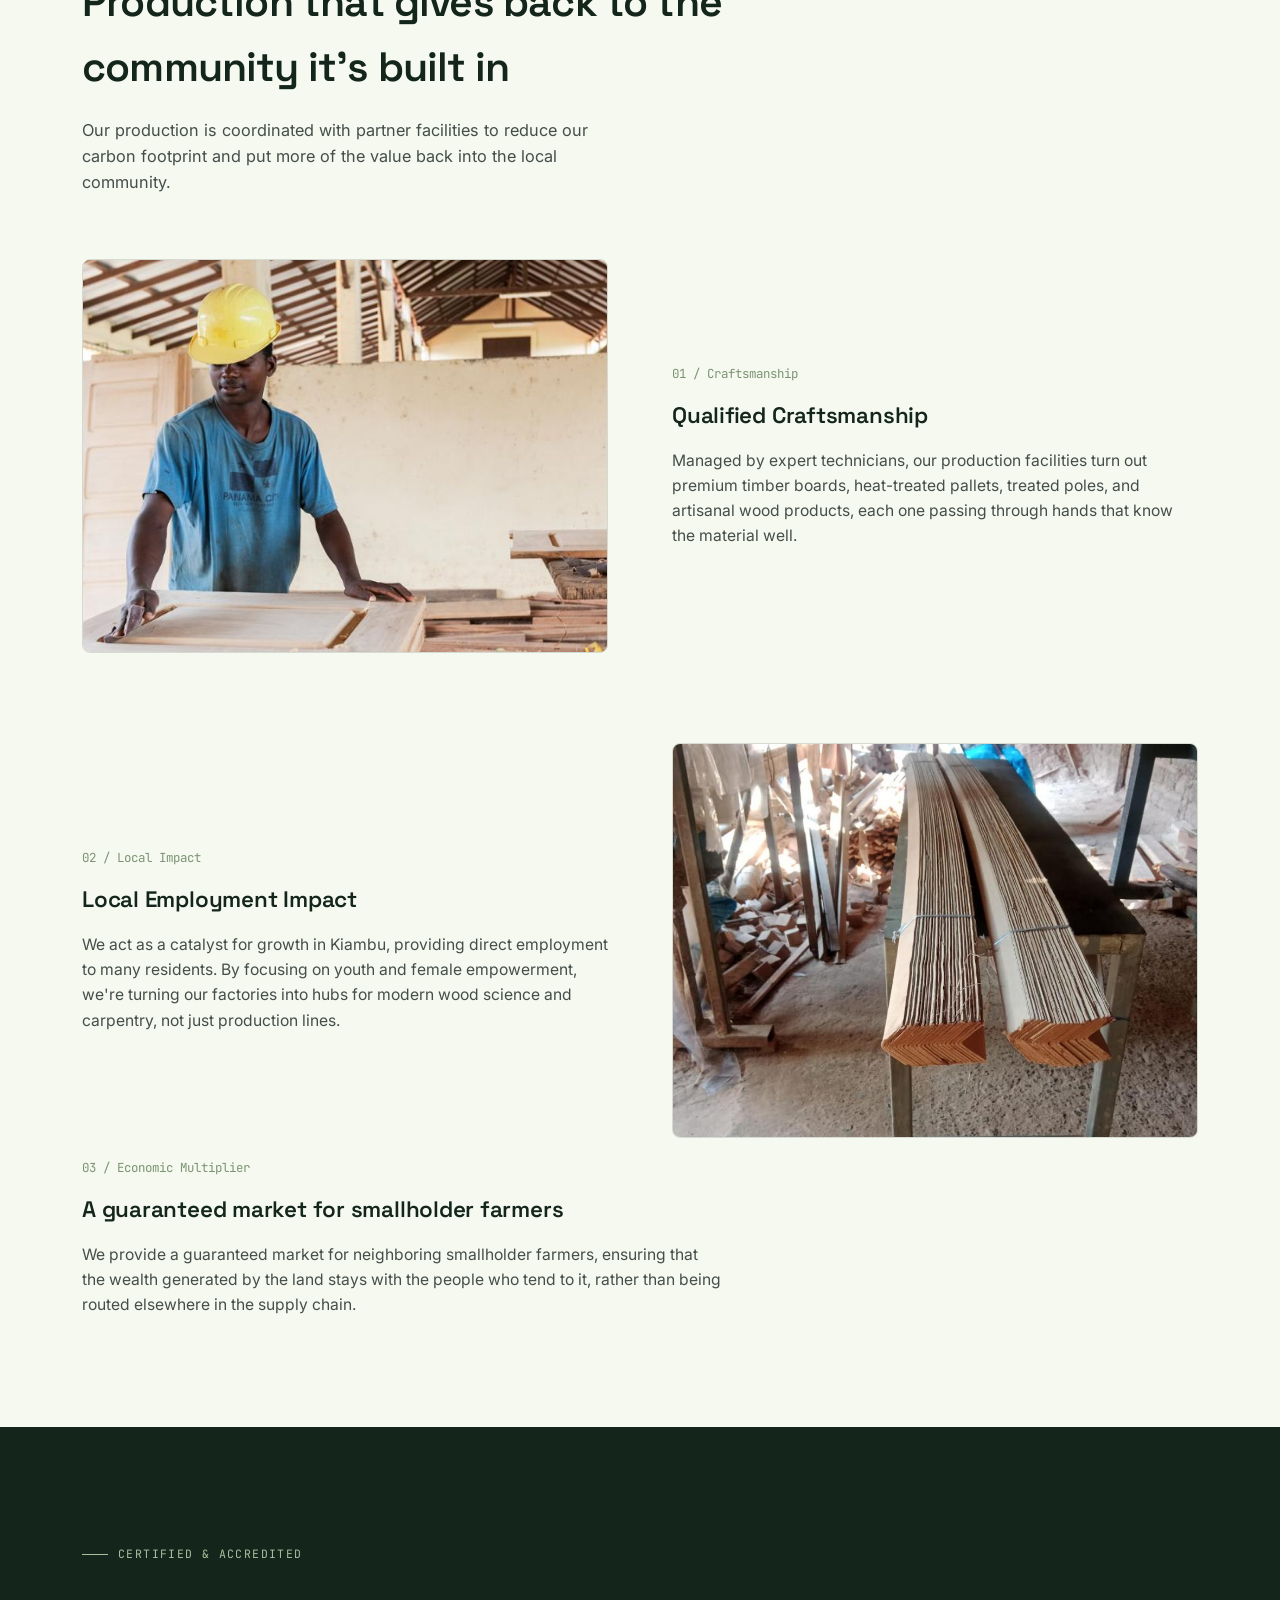
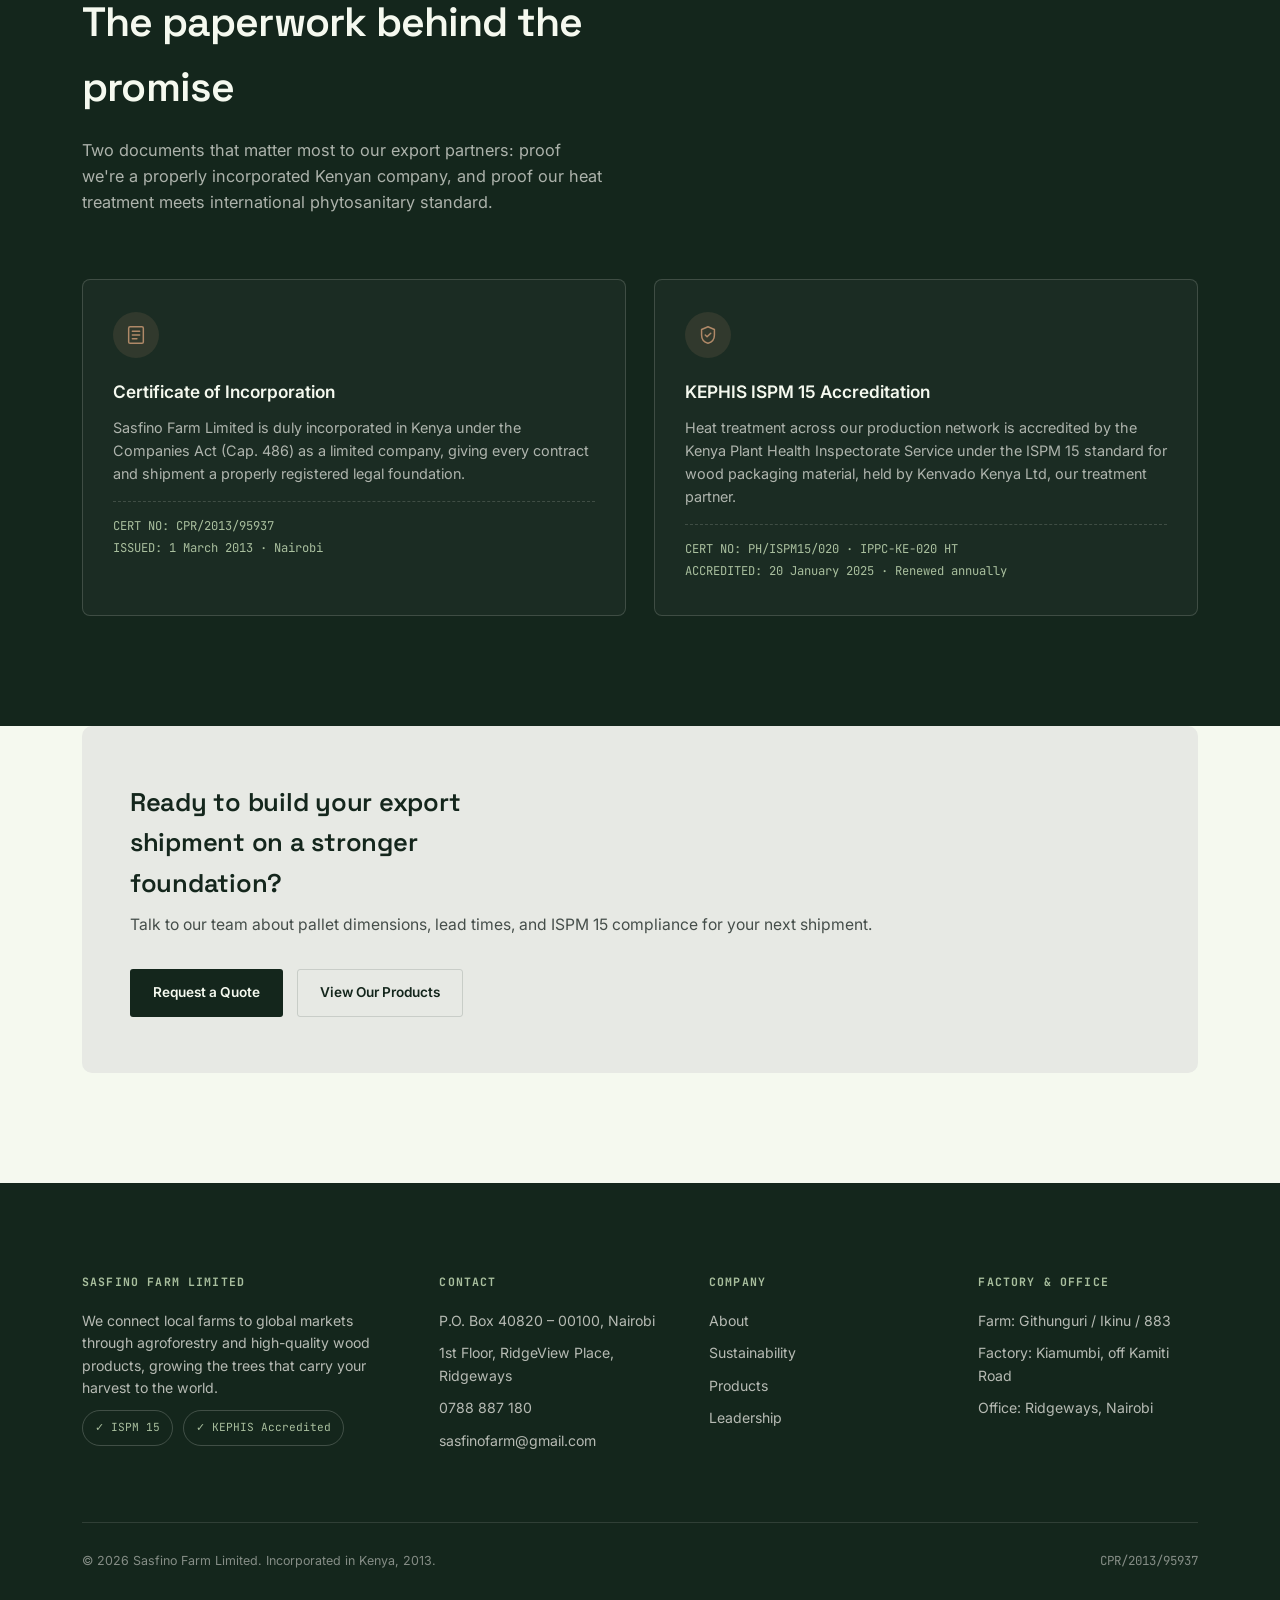
<file: about.html>
<!DOCTYPE html>
<html lang="en">
<head>
<meta charset="UTF-8">
<meta name="viewport" content="width=device-width, initial-scale=1.0">
<title>About Us — Sasfino Farm Limited</title>
<link rel="preconnect" href="https://fonts.googleapis.com">
<link rel="preconnect" href="https://fonts.gstatic.com" crossorigin>
<link href="https://fonts.googleapis.com/css2?family=Space+Grotesk:wght@400;500;600;700&family=Inter:wght@400;500;600;700&family=JetBrains+Mono:wght@400;500;700&display=swap" rel="stylesheet">
<link rel="stylesheet" href="style.css">
</head>
<body>

<header class="site-header">
  <div class="wrap">
    <div class="logo">
      <img src="sasfino_logo_2.png" alt="Sasfino Farm Limited" class="logo-img">
    </div>
    <nav class="main-nav">
      <a href="about.html">About</a>
      <a href="index.html#sustainability">Sustainability</a>
      <a href="index.html#products">Products</a>
      <a href="index.html#leadership">Leadership</a>
      <a href="index.html#contact">Contact</a>
    </nav>
    <a href="index.html#contact" class="btn btn-primary">Request Quote</a>
  </div>
</header>

<section class="page-banner">
  <div class="banner-photo" style="background-image:url('slide-reforestation_1.jpg')"></div>
  <div class="banner-overlay"></div>
  <div class="wrap">
    <div class="breadcrumb"><a href="index.html">Home</a> / About Us</div>
    <h1 class="reveal is-visible">Built on Forests, Trusted by Exporters</h1>
    <p class="sub reveal is-visible">From a single certificate of incorporation in 2013 to a KEPHIS-accredited wood products division moving cargo through Mombasa and JKIA, this is how Sasfino Farm Limited grew the trees that carry Kenya's harvest to the world.</p>
  </div>
</section>

<section id="our-story">
  <div class="wrap">
    <div class="story-grid">
      <div class="story-copy reveal">
        <span class="eyebrow">Our Story</span>
        <h2 style="font-size:clamp(1.8rem,3.2vw,2.6rem); font-weight:600; letter-spacing:-0.02em; margin-bottom:26px;">A vital link between the forest and the freight container</h2>
        <p>Sasfino Farm Limited is a premier agroforestry and manufacturing enterprise dedicated to supporting the agricultural sector's global reach. By integrating sustainable silviculture with advanced industrial production, we manage thriving timberlands that provide the raw materials for our high-quality wood products.</p>
        <p>Specializing in the production of durable, export-grade pallets, we serve as a vital link in the international supply chain, ensuring that agricultural exports are transported safely and efficiently. At Sasfino Farm Limited, we believe that the journey of a product begins with the health of our forests, and we are committed to providing the structural foundation that helps local agriculture grow on a global scale.</p>
        <p>Every pallet that leaves our factory in Kiamumbi carries a little of that philosophy with it: the idea that good logistics starts long before a container is sealed, with a well-managed forest, a properly treated board, and a team that takes quality control seriously.</p>
      </div>
      <div class="mission-quote reveal">
        <div class="mq-label">Our Mission</div>
        <p>"We promote growing the trees that carry your harvest to the world."</p>
        <div class="mq-sub">Our mission is to empower agriculture with sustainable logistics solutions. We connect local farms to global markets through innovative agroforestry and high-quality wood products, ensuring the integrity of shipments from factory floor to final port.</div>
      </div>
    </div>
  </div>
</section>

<section style="background:var(--white); border-top:1px solid var(--line); border-bottom:1px solid var(--line);">
  <div class="wrap">
    <div class="section-head reveal">
      <span class="eyebrow">Milestones</span>
      <h2>Twelve years of growing, one ring at a time</h2>
      <p>A short history of how a single incorporation certificate became a working part of Kenya's export infrastructure.</p>
    </div>
    <div class="timeline">
      <div class="timeline-item reveal">
        <span class="tl-year">1 March 2013</span>
        <h4>Sasfino Farm Limited is incorporated</h4>
        <p>Registered in Nairobi under the Companies Act (Cap. 486) as a limited company, Certificate No. CPR/2013/95937 — the founding document behind everything that followed.</p>
      </div>
      <div class="timeline-item reveal">
        <span class="tl-year">2013 Onward</span>
        <h4>A closed-loop forestry model takes root</h4>
        <p>We began managing our timberlands under a simple rule: production should never outpace nature's ability to regenerate. That rule still governs every harvest today.</p>
      </div>
      <div class="timeline-item reveal">
        <span class="tl-year">Ongoing</span>
        <h4>From timber to treated, export-ready pallets</h4>
        <p>Our Wood Products Division grows from a single product line into a full range: standard pallets, air freight pallets, sea freight pallet tops, and angle board corners, all heat-treated to ISPM 15 standard.</p>
      </div>
      <div class="timeline-item reveal">
        <span class="tl-year">20 January 2025</span>
        <h4>ISPM 15 accreditation renewed</h4>
        <p>KEPHIS accredits our heat treatment process under Certificate No. PH/ISPM15/020 (IPPC-KE-020 HT), clearing our wood packaging material for international phytosanitary compliance for a further year.</p>
      </div>
      <div class="timeline-item reveal">
        <span class="tl-year">Today</span>
        <h4>A trusted name at Mombasa and JKIA</h4>
        <p>Our pallets now move through the Port of Mombasa and Jomo Kenyatta International Airport on behalf of horticultural exporters, tea and coffee estates, and freight forwarders across East Africa.</p>
      </div>
    </div>
  </div>
</section>

<section id="leadership-detail">
  <div class="wrap">
    <div class="section-head reveal">
      <span class="eyebrow">Leadership</span>
      <h2>The people who keep every shipment on schedule</h2>
      <p>A team that pairs decades of financial and technical experience with hands-on knowledge of Kenya's export corridors.</p>
    </div>
    <div class="leader-detail-grid">
      <div class="leader-detail-card reveal">
        <div class="avatar">NM</div>
        <h4>Nicholas Munene, CPA</h4>
        <div class="role">Managing Director</div>
        <p>Nicholas, a strategic leader with over 25 years of experience in financial management, oversees the company's long-term vision and market expansion. With a background spanning a Master of Business Administration, a Bachelor of Commerce in Finance, and his Certified Public Accountant qualification, he has a proven track record of driving organizational growth and fostering partnerships. Nicholas is dedicated to positioning the company as a leader in sustainable packaging, ensuring that Kenyan exports reach global markets on high-quality, reliable foundations.</p>
      </div>
      <div class="leader-detail-card reveal">
        <div class="avatar">BK</div>
        <h4>Benjamin Kimani</h4>
        <div class="role">Technical Services Director</div>
        <p>Benjamin brings deep technical expertise in industrial engineering to the team. Responsible for the company's infrastructure and technology integration, he ensures all manufacturing equipment operates at peak efficiency. Benjamin leads the implementation of advanced heat-treatment processes to meet ISPM 15 certification requirements, which are critical for international shipping. His focus stays on technical innovation — reducing material waste while increasing the structural load capacity of every pallet produced.</p>
      </div>
      <div class="leader-detail-card reveal">
        <div class="avatar">CW</div>
        <h4>Cyrus Wachira</h4>
        <div class="role">Production Manager</div>
        <p>Cyrus has a hands-on approach to operational excellence. He manages the day-to-day operations on the manufacturing floor, overseeing a team of skilled technicians and assemblers. Previously, Cyrus worked with clearing and forwarding agencies in Nairobi and Mombasa — a background that shapes how he works today, ensuring every wooden or composite pallet meets rigorous quality-control benchmarks before it ever leaves the facility.</p>
      </div>
      <div class="leader-detail-card reveal">
        <div class="avatar">EG</div>
        <h4>Elijah Goko</h4>
        <div class="role">Finance Manager</div>
        <p>Elijah is a Certified Public Accountant who manages the company's financial health and strategic investments. With extensive experience in Kenyan tax law and industrial cost accounting, he plays a vital role in balancing competitive pricing for clients with the firm's sustainable profitability. Elijah oversees budget allocation for raw material sourcing, including timber from sustainably managed forests, and ensures financial transparency across all domestic and cross-border transactions.</p>
      </div>
    </div>
  </div>
</section>

<section class="blueprint-section" style="padding-bottom:70px;">
  <div class="wrap">
    <div class="section-head reveal">
      <span class="eyebrow">Sustainability & Agroforestry</span>
      <h2>Our forests are a renewable legacy, not a resource to spend down</h2>
      <p>Since our founding in 2013, we've run a closed-loop forestry model that ensures our production never outpaces nature's ability to regenerate.</p>
    </div>

    <div class="split-block">
      <div class="split-photo reveal">
        <img src="slide-reforestation_1.jpg" alt="A Sasfino team member planting a tree seedling">
      </div>
      <div class="split-copy reveal">
        <span class="idx">01 / Sourcing</span>
        <h3 style="color:var(--paper);">Responsible Sourcing</h3>
        <p style="color:rgba(245,244,239,0.72);">We ensure our wood comes from farms and forests managed for biodiversity and ecosystem health, not from land stripped for a single harvest. Every supplier relationship is built around the same long view we take with our own timberlands.</p>
      </div>
    </div>

    <div class="split-block reverse">
      <div class="split-photo reveal">
        <img src="slide-pallets_1.jpg" alt="Stacked, heat-treated Sasfino pallets ready for export">
      </div>
      <div class="split-copy reveal">
        <span class="idx">02 / Regeneration</span>
        <h3 style="color:var(--paper);">Active Reforestation</h3>
        <p style="color:rgba(245,244,239,0.72);">For every tree harvested for production, we promote the planting of multiple seedlings, maintaining a continuous cycle of growth that sequesters carbon and protects local soil quality. It's a simple ratio, and we treat it as non-negotiable.</p>
      </div>
    </div>

    <div class="split-block">
      <div class="split-photo reveal">
        <img src="slide-kiln_1.jpg" alt="Sasfino's heat treatment kiln and timber yard">
      </div>
      <div class="split-copy reveal">
        <span class="idx">03 / Circularity</span>
        <h3 style="color:var(--paper);">Circular Economy</h3>
        <p style="color:rgba(245,244,239,0.72);">We advocate for the repair and reuse of pallets to extend their working lifecycle. Damaged pallets are refurbished for secondary use, while non-serviceable wood is recycled into mulch or biofuel, so as little as possible ever ends up as true waste.</p>
      </div>
    </div>
  </div>
</section>

<section id="manufacturing-soul">
  <div class="wrap">
    <div class="section-head reveal">
      <span class="eyebrow">Manufacturing with a Soul</span>
      <h2>Production that gives back to the community it's built in</h2>
      <p>Our production is coordinated with partner facilities to reduce our carbon footprint and put more of the value back into the local community.</p>
    </div>

    <div class="split-block">
      <div class="split-photo reveal">
        <img src="craftsmanship.jpg" alt="A Sasfino craftsman finishing a timber board by hand">
      </div>
      <div class="split-copy reveal">
        <span class="idx">01 / Craftsmanship</span>
        <h3>Qualified Craftsmanship</h3>
        <p>Managed by expert technicians, our production facilities turn out premium timber boards, heat-treated pallets, treated poles, and artisanal wood products, each one passing through hands that know the material well.</p>
      </div>
    </div>

    <div class="split-block reverse">
      <div class="split-photo reveal">
        <img src="slide-angleboard_1.jpg" alt="Angle board corner reinforcement production">
      </div>
      <div class="split-copy reveal">
        <span class="idx">02 / Local Impact</span>
        <h3>Local Employment Impact</h3>
        <p>We act as a catalyst for growth in Kiambu, providing direct employment to many residents. By focusing on youth and female empowerment, we're turning our factories into hubs for modern wood science and carpentry, not just production lines.</p>
      </div>
    </div>

    <div style="max-width:640px; margin-top:20px;" class="reveal">
      <span class="idx" style="font-family:'JetBrains Mono',monospace; font-size:.78rem; color:var(--sage); margin-bottom:14px; display:block;">03 / Economic Multiplier</span>
      <h3 style="font-size:1.4rem; font-weight:600; margin-bottom:14px; letter-spacing:-0.01em;">A guaranteed market for smallholder farmers</h3>
      <p style="color:var(--slate); font-size:.98rem;">We provide a guaranteed market for neighboring smallholder farmers, ensuring that the wealth generated by the land stays with the people who tend to it, rather than being routed elsewhere in the supply chain.</p>
    </div>
  </div>
</section>

<section class="blueprint-section">
  <div class="wrap">
    <div class="section-head reveal">
      <span class="eyebrow">Certified & Accredited</span>
      <h2>The paperwork behind the promise</h2>
      <p>Two documents that matter most to our export partners: proof we're a properly incorporated Kenyan company, and proof our heat treatment meets international phytosanitary standard.</p>
    </div>
    <div class="cert-grid">
      <div class="cert-card reveal">
        <div class="cert-icon">
          <svg viewBox="0 0 24 24" fill="none" xmlns="http://www.w3.org/2000/svg">
            <rect x="4" y="3" width="16" height="18" rx="1.5" stroke="#B08968" stroke-width="1.6"/>
            <path d="M8 8h8M8 12h8M8 16h5" stroke="#B08968" stroke-width="1.6" stroke-linecap="round"/>
          </svg>
        </div>
        <h4>Certificate of Incorporation</h4>
        <p>Sasfino Farm Limited is duly incorporated in Kenya under the Companies Act (Cap. 486) as a limited company, giving every contract and shipment a properly registered legal foundation.</p>
        <div class="cert-meta">
          CERT NO: CPR/2013/95937<br>
          ISSUED: 1 March 2013 · Nairobi
        </div>
      </div>
      <div class="cert-card reveal">
        <div class="cert-icon">
          <svg viewBox="0 0 24 24" fill="none" xmlns="http://www.w3.org/2000/svg">
            <path d="M12 3l7 3v6c0 4.5-3 8-7 9-4-1-7-4.5-7-9V6l7-3z" stroke="#B08968" stroke-width="1.6" stroke-linejoin="round"/>
            <path d="M9 12l2 2 4-4" stroke="#B08968" stroke-width="1.6" stroke-linecap="round" stroke-linejoin="round"/>
          </svg>
        </div>
        <h4>KEPHIS ISPM 15 Accreditation</h4>
        <p>Heat treatment across our production network is accredited by the Kenya Plant Health Inspectorate Service under the ISPM 15 standard for wood packaging material, held by Kenvado Kenya Ltd, our treatment partner.</p>
        <div class="cert-meta">
          CERT NO: PH/ISPM15/020 · IPPC-KE-020 HT<br>
          ACCREDITED: 20 January 2025 · Renewed annually
        </div>
      </div>
    </div>
  </div>
</section>

<section style="padding-top:0;">
  <div class="wrap">
    <div class="cta-banner reveal">
      <div>
        <h3>Ready to build your export shipment on a stronger foundation?</h3>
        <p>Talk to our team about pallet dimensions, lead times, and ISPM 15 compliance for your next shipment.</p>
      </div>
      <div class="cta-actions">
        <a href="index.html#contact" class="btn btn-primary">Request a Quote</a>
        <a href="index.html#products" class="btn btn-ghost">View Our Products</a>
      </div>
    </div>
  </div>
</section>

<footer id="contact">
  <div class="wrap">
    <div class="footer-grid">
      <div>
        <h5>Sasfino Farm Limited</h5>
        <p style="max-width:32ch; color:rgba(245,244,239,0.72);">We connect local farms to global markets through agroforestry and high-quality wood products, growing the trees that carry your harvest to the world.</p>
        <div class="cert-badges">
          <span class="cert-badge">✓ ISPM 15</span>
          <span class="cert-badge">✓ KEPHIS Accredited</span>
        </div>
      </div>
      <div>
        <h5>Contact</h5>
        <p>P.O. Box 40820 – 00100, Nairobi</p>
        <p>1st Floor, RidgeView Place, Ridgeways</p>
        <a href="tel:+254788887180">0788 887 180</a>
        <a href="mailto:sasfinofarm@gmail.com">sasfinofarm@gmail.com</a>
      </div>
      <div>
        <h5>Company</h5>
        <a href="about.html">About</a>
        <a href="index.html#sustainability">Sustainability</a>
        <a href="index.html#products">Products</a>
        <a href="index.html#leadership">Leadership</a>
      </div>
      <div>
        <h5>Factory & Office</h5>
        <p>Farm: Githunguri / Ikinu / 883</p>
        <p>Factory: Kiamumbi, off Kamiti Road</p>
        <p>Office: Ridgeways, Nairobi</p>
      </div>
    </div>
    <div class="footer-bottom">
      <span>© 2026 Sasfino Farm Limited. Incorporated in Kenya, 2013.</span>
      <span class="mono">CPR/2013/95937</span>
    </div>
  </div>
</footer>

<script src="script.js"></script>

</body>
</html>
</file>
<file: style.css>
:root{
    --forest-deep: #14261C;
    --forest-mid: #2B4A37;
    --sage: #7C9473;
    --sage-light: #A9BF9E;
    --slate: #454E4A;
    --slate-light: #E7E9E4;
    --paper: #F5F9EF;
    --white: #FFFFFF;
    --timber: #B08968;
    --timber-dark: #8A6749;
    --line: rgba(20,38,28,0.14);
    --shadow: 0 20px 50px -25px rgba(20,38,28,0.35);
    --ease: cubic-bezier(.22,.9,.32,1);
  }
  *{box-sizing:border-box; margin:0; padding:0;}
  html{scroll-behavior:smooth;}
  body{
    font-family:'Inter', sans-serif;
    background:var(--paper);
    color:var(--forest-deep);
    line-height:1.6;
    overflow-x:hidden;
  }
  h1,h2,h3,.display{font-family:'Space Grotesk', sans-serif;}
  .mono{font-family:'JetBrains Mono', monospace;}
  a{color:inherit; text-decoration:none;}
  img{max-width:100%; display:block;}
  .wrap{max-width:1180px; margin:0 auto; padding:0 32px;}
  ::selection{background:var(--timber); color:var(--white);}

  @media (prefers-reduced-motion: reduce){
    *{animation:none !important; transition:none !important;}
  }

  /* ---------- HEADER ---------- */
  .site-header{
    position:fixed; top:0; left:0; right:0; z-index:100;
    background:transparent;
    backdrop-filter:none;
    border-bottom:1px solid transparent;
    transition:background .4s var(--ease), backdrop-filter .4s var(--ease), border-color .4s var(--ease);
  }
  .site-header.is-scrolled{
    background:rgba(245,249,239,0.92);
    backdrop-filter:blur(10px);
    border-bottom:1px solid var(--line);
  }
  .site-header .wrap{
    display:flex; align-items:center; justify-content:space-between;
    height:78px;
  }
  .logo{display:flex; align-items:center; margin:0; padding:0;}
  .logo-img{height:64px; width:auto; display:block; margin:0; padding:0;}
  nav.main-nav{display:flex; gap:36px;}
  nav.main-nav a{
    font-size:.87rem; font-weight:500; color:rgba(245,249,239,0.92); position:relative; padding:6px 0;
    transition:color .3s var(--ease);
  }
  nav.main-nav a::after{
    content:''; position:absolute; left:0; bottom:0; width:0; height:2px; background:var(--timber);
    transition:width .3s var(--ease);
  }
  nav.main-nav a:hover{color:var(--timber);}
  nav.main-nav a:hover::after{width:100%;}
  .site-header.is-scrolled nav.main-nav a{color:var(--slate);}
  .site-header.is-scrolled nav.main-nav a:hover{color:var(--forest-deep);}
  .btn{
    display:inline-flex; align-items:center; gap:8px;
    font-size:.85rem; font-weight:600; padding:12px 22px;
    border-radius:3px; cursor:pointer; border:1px solid transparent;
    transition:transform .25s var(--ease), box-shadow .25s var(--ease), background .25s var(--ease);
  }
  .btn-primary{background:var(--forest-deep); color:var(--paper);}
  .btn-primary:hover{background:var(--forest-mid); transform:translateY(-2px); box-shadow:var(--shadow);}
  .btn-outline{border-color:rgba(245,244,239,0.4); color:var(--paper);}
  .btn-outline:hover{background:rgba(245,244,239,0.12); transform:translateY(-2px);}
  .btn-ghost{border-color:var(--line); color:var(--forest-deep);}
  .btn-ghost:hover{border-color:var(--forest-deep);}

  /* ---------- SLIDESHOW ---------- */
  .slideshow{
    position:relative; height:82vh; min-height:480px; overflow:hidden; background:var(--forest-deep);
  }
  .slideshow .slide{
    position:absolute; top:0; left:0; right:0; bottom:0; background-size:cover; background-position:center;
    opacity:0; transition:opacity 1.4s ease;
  }
  .slideshow .slide.active{opacity:1;}
  .slideshow-overlay{
    position:absolute; top:0; left:0; right:0; bottom:0; pointer-events:none;
    background:linear-gradient(180deg, rgba(20,38,28,0.6) 0%, rgba(20,38,28,0.1) 32%, rgba(20,38,28,0.15) 60%, rgba(20,38,28,0.75) 100%);
  }
  .slideshow-dots{
    position:absolute; bottom:28px; left:50%; transform:translateX(-50%);
    display:flex; gap:10px; z-index:5;
  }
  .slideshow-dots .dot{
    width:9px; height:9px; border-radius:50%; padding:0; cursor:pointer;
    border:1.5px solid rgba(245,249,239,0.75); background:transparent;
    transition:background .3s var(--ease), border-color .3s var(--ease), transform .3s var(--ease);
  }
  .slideshow-dots .dot.active{background:var(--timber); border-color:var(--timber); transform:scale(1.15);}

  /* ---------- HERO ---------- */
  .hero{
    position:relative; min-height:100vh; display:flex; align-items:flex-end; white-space: nowrap; max-wwidth: 900px;
    background:linear-gradient(180deg, var(--forest-deep) 0%, #1c3327 55%, #253f2e 100%);
    color:var(--paper); overflow:hidden;
  }
  .hero-illustration{position:absolute; top:0; left:0; right:0; bottom:0; z-index:0;}
  .hero-illustration svg{width:100%; height:100%;}
  .hero-content{position:relative; z-index:2; padding:11px 0 70px;}
  .eyebrow{
    display:inline-flex; align-items:center; gap:10px;
    font-family:'JetBrains Mono',monospace; font-size:.72rem; letter-spacing:.12em; text-transform:uppercase;
    color:var(--sage-light); margin-bottom:26px;
  }
  .eyebrow::before{content:''; width:26px; height:1px; background:var(--sage-light);}
  .hero h1{
    font-size:clamp(2.2rem, 5.4vw, 4.4rem); font-weight:600; letter-spacing:-0.02em;
    max-width:750px; width: 100% text-align:left; margin-bottom:12px;
  }
  .hero p.sub{
    font-size:1.15rem; max-width:46ch; color:rgba(245,244,239,0.78); margin-bottom:40px; font-weight:500; text-align:left;
  }
  .hero-ctas{display:flex; gap:16px; flex-wrap:wrap; margin-bottom:70px;}
  .stat-strip{
    display:grid; grid-template-columns:repeat(4,1fr); border-top:1px solid rgba(245,244,239,0.18);
    padding-top:28px; max-width:900px;
  }
  .stat-strip div{padding-right:20px;}
  .stat-strip .num{font-family:'JetBrains Mono',monospace; font-size:1.6rem; font-weight:700; color:var(--timber); display:block;}
  .stat-strip .label{font-size:.74rem; color:rgba(245,244,239,0.6); text-transform:uppercase; letter-spacing:.06em; margin-top:4px;}

  /* ---------- reveal ---------- */
  .reveal{opacity:0; transform:translateY(28px); transition:opacity .7s var(--ease), transform .7s var(--ease);}
  .reveal.is-visible{opacity:1; transform:translateY(0);}

  /* ---------- SECTION SHELL ---------- */
  section{padding:110px 0;}
  .section-head{max-width:640px; margin-bottom:64px;}
  .section-head .eyebrow{color:var(--timber-dark);}
  .section-head .eyebrow::before{background:var(--timber-dark);}
  .section-head h2{font-size:clamp(1.8rem,3.2vw,2.6rem); font-weight:600; letter-spacing:-0.02em; color:var(--forest-deep); margin-bottom:16px;}
  .section-head p{color:var(--slate); font-size:1.02rem; max-width:52ch;}

  /* ---------- FEATURE CARDS ---------- */
  .feature-grid{display:grid; grid-template-columns:repeat(3,1fr); gap:2px; background:var(--line); border:1px solid var(--line); border-radius:6px; overflow:hidden;}
  .feature-card{background:var(--white); padding:40px 34px; transition:background .3s var(--ease);}
  .feature-card:hover{background:#fbfaf6;}
  .feature-card .idx{font-family:'JetBrains Mono',monospace; font-size:.78rem; color:var(--sage); margin-bottom:22px; display:block;}
  .feature-card h3{font-size:1.2rem; font-weight:600; margin-bottom:12px; letter-spacing:-0.01em;}
  .feature-card p{color:var(--slate); font-size:.94rem;}
  .feature-card .metric{
    margin-top:22px; padding-top:18px; border-top:1px dashed var(--line);
    font-family:'JetBrains Mono',monospace; font-size:.86rem; color:var(--timber-dark); font-weight:700;
  }

  /* ---------- PALLET BLUEPRINT SHOWCASE ---------- */
  .blueprint-section{background:var(--forest-deep); color:var(--paper);}
  .blueprint-section .section-head .eyebrow{color:var(--sage-light);}
  .blueprint-section .section-head .eyebrow::before{background:var(--sage-light);}
  .blueprint-section .section-head h2{color:var(--paper);}
  .blueprint-section .section-head p{color:rgba(245,244,239,0.68);}
  .blueprint-wrap{
    display:grid; grid-template-columns:1.3fr 1fr; gap:60px; align-items:center;
  }
  .blueprint-canvas{
    position:relative; border:1px solid rgba(245,244,239,0.16); border-radius:8px; padding:30px;
    background:
      linear-gradient(rgba(245,244,239,0.045) 1px, transparent 1px) 0 0/28px 28px,
      linear-gradient(90deg, rgba(245,244,239,0.045) 1px, transparent 1px) 0 0/28px 28px,
      #17291f;
  }
  .blueprint-canvas svg{width:100%; height:auto; display:block;}
  .hotspot{cursor:pointer; transition:opacity .25s;}
  .hotspot:hover{opacity:.85;}
  .dim-line{stroke:var(--sage-light); stroke-width:1; opacity:.75;}
  .dim-text{font-family:'JetBrains Mono',monospace; font-size:11px; fill:var(--sage-light);}
  .spec-panel{display:flex; flex-direction:column; gap:14px;}
  .spec-item{
    border:1px solid rgba(245,244,239,0.14); border-radius:6px; padding:20px 22px;
    background:rgba(245,244,239,0.03); cursor:pointer; transition:border-color .25s, background .25s;
  }
  .spec-item.active{border-color:var(--timber); background:rgba(176,137,104,0.1);}
  .spec-item .spec-label{font-family:'JetBrains Mono',monospace; font-size:.72rem; letter-spacing:.08em; text-transform:uppercase; color:var(--sage-light); margin-bottom:6px;}
  .spec-item .spec-value{font-size:1.05rem; font-weight:600;}
  .spec-item .spec-detail{font-size:.85rem; color:rgba(245,244,239,0.62); margin-top:6px; max-height:0; overflow:hidden; transition:max-height .35s var(--ease);}
  .spec-item.active .spec-detail{max-height:80px; margin-top:8px;}

  /* ---------- SUSTAINABILITY GRID ---------- */
  .sustain-grid{display:grid; grid-template-columns:repeat(3,1fr); gap:44px;}
  .sustain-item .icon-wrap{
    width:56px; height:56px; border-radius:50%; background:var(--slate-light);
    display:flex; align-items:center; justify-content:center; margin-bottom:24px;
  }
  .sustain-item svg{width:26px; height:26px;}
  .sustain-item h3{font-size:1.15rem; font-weight:600; margin-bottom:10px;}
  .sustain-item p{color:var(--slate); font-size:.94rem;}

  /* ---------- PRODUCTS TABS ---------- */
  .product-tabs{display:flex; gap:8px; margin-bottom:44px; border-bottom:1px solid var(--line); flex-wrap:wrap;}
  .tab-btn{
    font-family:'Inter',sans-serif; font-size:.9rem; font-weight:600; color:var(--slate);
    background:none; border:none; padding:14px 4px; margin-right:34px; cursor:pointer; position:relative;
  }
  .tab-btn::after{content:''; position:absolute; left:0; right:0; bottom:-1px; height:2px; background:transparent; transition:background .25s;}
  .tab-btn.active{color:var(--forest-deep);}
  .tab-btn.active::after{background:var(--timber);}
  .product-panel{display:none; grid-template-columns:1fr 1fr; gap:56px; align-items:center;}
  .product-panel.active{display:grid;}
  .product-visual{
    aspect-ratio:4/3; border-radius:8px; background:var(--forest-deep); position:relative; overflow:hidden;
    border:1px solid var(--line);
  }
  .product-visual svg{position:absolute; top:0; left:0; right:0; bottom:0; width:100%; height:100%;}
  .product-copy h3{font-size:1.5rem; font-weight:600; margin-bottom:14px; letter-spacing:-0.01em;}
  .product-copy p{color:var(--slate); margin-bottom:20px;}
  .spec-list{list-style:none; display:flex; flex-direction:column; gap:10px;}
  .spec-list li{
    display:flex; justify-content:space-between; font-size:.9rem; padding:10px 0; border-bottom:1px solid var(--line);
  }
  .spec-list li span:first-child{color:var(--slate);}
  .spec-list li span:last-child{font-family:'JetBrains Mono',monospace; font-weight:600; color:var(--forest-deep);}

  /* ---------- LEADERSHIP ---------- */
  .leader-grid{display:grid; grid-template-columns:repeat(4,1fr); gap:28px;}
  .leader-card{border:1px solid var(--line); border-radius:6px; padding:26px 22px; background:var(--white);}
  .leader-card .avatar{width:44px; height:44px; border-radius:50%; background:var(--sage); margin-bottom:18px; display:flex; align-items:center; justify-content:center; color:var(--white); font-family:'Space Grotesk',sans-serif; font-weight:700;}
  .leader-card h4{font-size:1.02rem; font-weight:600; margin-bottom:4px;}
  .leader-card .role{font-size:.78rem; color:var(--timber-dark); font-weight:600; text-transform:uppercase; letter-spacing:.05em; margin-bottom:14px;}
  .leader-card p{font-size:.86rem; color:var(--slate);}

  /* ---------- PARTNERS ---------- */
  .partners-section{background:var(--slate-light);}
  .partner-row{display:flex; flex-wrap:wrap; gap:16px; justify-content:center;}
  .partner-chip{
    padding:14px 26px; background:var(--white); border-radius:4px; font-family:'Space Grotesk',sans-serif;
    font-weight:600; font-size:.95rem; color:var(--forest-deep); border:1px solid var(--line);
  }

  /* ---------- FOOTER ---------- */
  footer{background:var(--forest-deep); color:rgba(245,244,239,0.8); padding:90px 0 40px;}
  .footer-grid{display:grid; grid-template-columns:1.4fr 1fr 1fr 1fr; gap:50px; padding-bottom:60px; border-bottom:1px solid rgba(245,244,239,0.12);}
  .footer-grid h5{font-family:'JetBrains Mono',monospace; font-size:.72rem; text-transform:uppercase; letter-spacing:.1em; color:var(--sage-light); margin-bottom:18px;}
  .footer-grid p, .footer-grid a{display:block; font-size:.88rem; margin-bottom:10px; color:rgba(245,244,239,0.72);}
  .footer-grid a:hover{color:var(--white);}
  .cert-badges{display:flex; gap:10px; flex-wrap:wrap; margin-top:6px;}
  .cert-badge{
    display:inline-flex; align-items:center; gap:6px; font-family:'JetBrains Mono',monospace; font-size:.7rem;
    padding:8px 12px; border:1px solid rgba(245,244,239,0.2); border-radius:20px; color:var(--sage-light);
  }
  .footer-bottom{display:flex; justify-content:space-between; align-items:center; padding-top:28px; font-size:.78rem; color:rgba(245,244,239,0.5); flex-wrap:wrap; gap:10px;}

  /* ---------- RESPONSIVE ---------- */
  @media (max-width:960px){
    nav.main-nav{display:none;}
    .stat-strip{grid-template-columns:repeat(2,1fr); row-gap:20px;}
    .feature-grid{grid-template-columns:1fr;}
    .blueprint-wrap{grid-template-columns:1fr;}
    .sustain-grid{grid-template-columns:1fr; gap:36px;}
    .product-panel.active{grid-template-columns:1fr;}
    .leader-grid{grid-template-columns:repeat(2,1fr);}
    .footer-grid{grid-template-columns:1fr 1fr; gap:36px;}
  }
  @media (max-width:560px){
    .wrap{padding:0 20px;}
    section{padding:70px 0;}
    .leader-grid{grid-template-columns:1fr;}
    .footer-grid{grid-template-columns:1fr;}
  }

  /* ============================================================
     ABOUT PAGE — additive components (existing rules untouched)
     ============================================================ */

  /* ---------- INTERIOR PAGE BANNER ---------- */
  .page-banner{
    position:relative; min-height:64vh; display:flex; align-items:flex-end; overflow:hidden;
    background:linear-gradient(180deg, var(--forest-deep) 0%, #1c3327 55%, #253f2e 100%);
    color:var(--paper);
  }
  .page-banner .banner-photo{
    position:absolute; top:0; left:0; right:0; bottom:0; z-index:0;
    background-size:cover; background-position:center;
  }
  .page-banner .banner-overlay{
    position:absolute; top:0; left:0; right:0; bottom:0; z-index:1;
    background:linear-gradient(180deg, rgba(20,38,28,0.72) 0%, rgba(20,38,28,0.4) 45%, rgba(20,38,28,0.88) 100%);
  }
  .page-banner .wrap{position:relative; z-index:2; padding:150px 32px 64px;}
  .page-banner h1{
    font-size:clamp(2.2rem, 4.6vw, 3.6rem); font-weight:600; line-height:1.06; letter-spacing:-0.02em;
    max-width:18ch; margin-bottom:20px;
  }
  .page-banner p.sub{font-size:1.08rem; max-width:52ch; color:rgba(245,244,239,0.8);}
  .breadcrumb{
    display:flex; align-items:center; gap:8px; font-family:'JetBrains Mono',monospace; font-size:.74rem;
    color:rgba(245,244,239,0.55); text-transform:uppercase; letter-spacing:.08em; margin-bottom:22px;
  }
  .breadcrumb a{color:var(--sage-light);}
  .breadcrumb a:hover{color:var(--timber);}

  /* ---------- OUR STORY ---------- */
  .story-grid{display:grid; grid-template-columns:1.1fr .9fr; gap:64px; align-items:start;}
  .story-copy p{color:var(--slate); font-size:1.02rem; margin-bottom:20px;}
  .story-copy p:last-child{margin-bottom:0;}
  .mission-quote{
    background:var(--forest-deep); color:var(--paper); border-radius:8px; padding:40px 36px;
    position:relative; overflow:hidden;
  }
  .mission-quote::before{
    content:'"'; position:absolute; top:-10px; left:20px; font-family:'Space Grotesk',sans-serif;
    font-size:6rem; color:rgba(245,244,239,0.08); line-height:1; font-weight:700;
  }
  .mission-quote .mq-label{
    font-family:'JetBrains Mono',monospace; font-size:.7rem; text-transform:uppercase; letter-spacing:.1em;
    color:var(--sage-light); margin-bottom:16px; position:relative;
  }
  .mission-quote p{
    font-family:'Space Grotesk',sans-serif; font-size:1.35rem; font-weight:500; line-height:1.4;
    position:relative; margin-bottom:22px;
  }
  .mission-quote .mq-sub{
    font-family:'Inter',sans-serif; font-size:.92rem; font-weight:400; color:rgba(245,244,239,0.68);
    line-height:1.6; position:relative;
  }

  /* ---------- TIMELINE ---------- */
  .timeline{position:relative; display:flex; flex-direction:column; gap:0;}
  .timeline::before{
    content:''; position:absolute; left:11px; top:8px; bottom:8px; width:1px; background:var(--line);
  }
  .timeline-item{position:relative; padding:0 0 44px 46px;}
  .timeline-item:last-child{padding-bottom:0;}
  .timeline-item::before{
    content:''; position:absolute; left:0; top:2px; width:24px; height:24px; border-radius:50%;
    background:var(--white); border:2px solid var(--timber);
  }
  .timeline-item::after{
    content:''; position:absolute; left:9px; top:8px; width:6px; height:6px; border-radius:50%; background:var(--timber);
  }
  .timeline-item .tl-year{
    font-family:'JetBrains Mono',monospace; font-size:.78rem; font-weight:700; color:var(--timber-dark);
    text-transform:uppercase; letter-spacing:.06em; margin-bottom:8px; display:block;
  }
  .timeline-item h4{font-size:1.08rem; font-weight:600; margin-bottom:8px;}
  .timeline-item p{color:var(--slate); font-size:.92rem;}

  /* ---------- DETAILED LEADERSHIP ---------- */
  .leader-detail-grid{display:grid; grid-template-columns:1fr 1fr; gap:28px;}
  .leader-detail-card{
    border:1px solid var(--line); border-radius:8px; padding:34px 32px; background:var(--white);
    transition:box-shadow .3s var(--ease), transform .3s var(--ease);
  }
  .leader-detail-card:hover{box-shadow:var(--shadow); transform:translateY(-3px);}
  .leader-detail-card .avatar{
    width:52px; height:52px; border-radius:50%; background:var(--sage); margin-bottom:20px;
    display:flex; align-items:center; justify-content:center; color:var(--white);
    font-family:'Space Grotesk',sans-serif; font-weight:700; font-size:1.1rem;
  }
  .leader-detail-card h4{font-size:1.15rem; font-weight:600; margin-bottom:4px;}
  .leader-detail-card .role{
    font-size:.78rem; color:var(--timber-dark); font-weight:600; text-transform:uppercase;
    letter-spacing:.05em; margin-bottom:16px;
  }
  .leader-detail-card p{font-size:.92rem; color:var(--slate); line-height:1.65;}

  /* ---------- SPLIT IMAGE/TEXT BLOCKS ---------- */
  .split-block{display:grid; grid-template-columns:1fr 1fr; gap:64px; align-items:center;}
  .split-block + .split-block{margin-top:90px;}
  .split-block.reverse .split-photo{order:2;}
  .split-block.reverse .split-copy{order:1;}
  .split-photo{border-radius:8px; overflow:hidden; aspect-ratio:4/3; border:1px solid var(--line);}
  .split-photo img{width:100%; height:100%; object-fit:cover; display:block;}
  .split-copy .idx{font-family:'JetBrains Mono',monospace; font-size:.78rem; color:var(--sage); margin-bottom:14px; display:block;}
  .split-copy h3{font-size:1.4rem; font-weight:600; margin-bottom:14px; letter-spacing:-0.01em;}
  .split-copy p{color:var(--slate); font-size:.98rem;}

  /* ---------- CERTIFICATION CARDS ---------- */
  .cert-grid{display:grid; grid-template-columns:repeat(2,1fr); gap:28px;}
  .cert-card{
    border:1px solid rgba(245,244,239,0.16); border-radius:8px; padding:32px 30px;
    background:rgba(245,244,239,0.03);
  }
  .cert-card .cert-icon{
    width:46px; height:46px; border-radius:50%; background:rgba(176,137,104,0.15);
    display:flex; align-items:center; justify-content:center; margin-bottom:20px;
  }
  .cert-card .cert-icon svg{width:22px; height:22px;}
  .cert-card h4{font-size:1.08rem; font-weight:600; margin-bottom:10px; color:var(--paper);}
  .cert-card p{font-size:.9rem; color:rgba(245,244,239,0.68); margin-bottom:16px;}
  .cert-card .cert-meta{
    font-family:'JetBrains Mono',monospace; font-size:.76rem; color:var(--sage-light);
    border-top:1px dashed rgba(245,244,239,0.16); padding-top:14px; line-height:1.8;
  }

  /* ---------- CTA BANNER ---------- */
  .cta-banner{
    background:var(--slate-light); border-radius:10px; padding:56px 48px;
    display:flex; align-items:center; justify-content:space-between; gap:32px; flex-wrap:wrap;
  }
  .cta-banner h3{font-size:1.6rem; font-weight:600; letter-spacing:-0.01em; margin-bottom:8px; max-width:22ch;}
  .cta-banner p{color:var(--slate); font-size:.98rem;}
  .cta-banner .cta-actions{display:flex; gap:14px; flex-wrap:wrap;}

  /* ---------- ABOUT PAGE RESPONSIVE ---------- */
  @media (max-width:960px){
    .story-grid{grid-template-columns:1fr; gap:44px;}
    .leader-detail-grid{grid-template-columns:1fr;}
    .split-block{grid-template-columns:1fr; gap:32px;}
    .split-block.reverse .split-photo{order:1;}
    .split-block.reverse .split-copy{order:2;}
    .cert-grid{grid-template-columns:1fr;}
    .cta-banner{flex-direction:column; align-items:flex-start;}
  }
  @media (max-width:560px){
    .page-banner .wrap{padding:130px 20px 48px;}
  }
</file>
